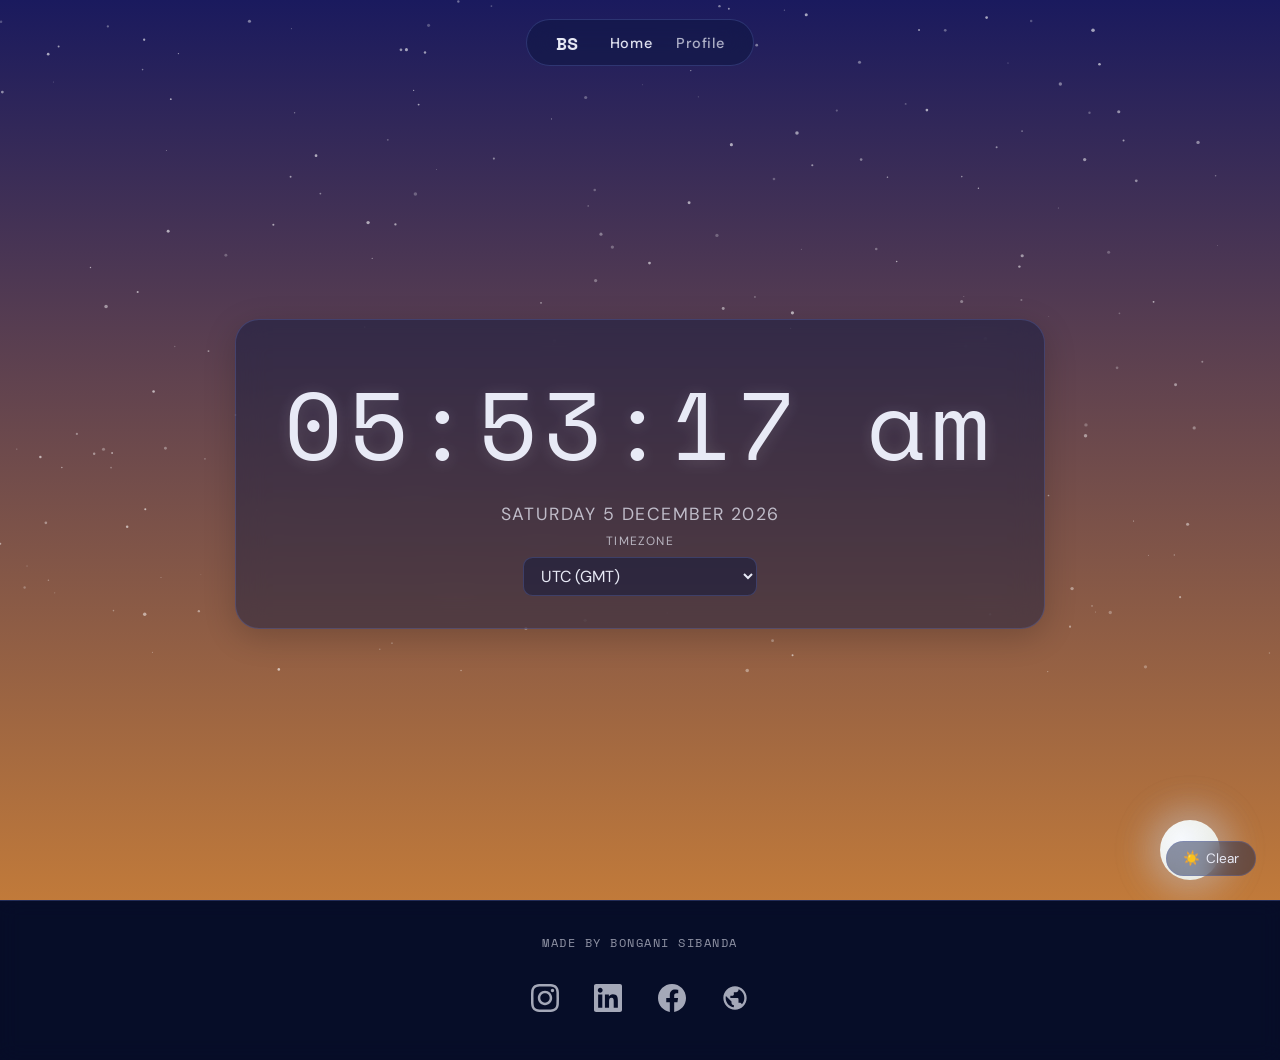
<file: index.html>
<!DOCTYPE html>
<html lang="en">
<head>
  <meta charset="UTF-8">
  <meta name="viewport" content="width=device-width, initial-scale=1.0">
  <title>Bongani Sibanda — Day & Night</title>
  <link rel="icon" href="assets/favicon.svg?v=2" type="image/svg+xml">
  <link rel="stylesheet" href="css/base.css?v=2">
  <link rel="stylesheet" href="css/sky.css?v=2">
  <link rel="stylesheet" href="css/weather.css?v=2">
  <link rel="stylesheet" href="css/animations.css?v=2">
  <link rel="stylesheet" href="css/nav.css?v=2">
  <link rel="stylesheet" href="css/clock.css?v=2">
  <link rel="stylesheet" href="css/footer.css?v=2">
</head>
<body>
  <div id="skyBackground">
    <div id="sunBody" class="celestial sun">
      <div class="celestial-glow sun-glow"></div>
      <div class="celestial-body sun-body"></div>
    </div>
    <div id="moonBody" class="celestial moon">
      <div class="celestial-glow moon-glow"></div>
      <div class="celestial-body moon-body"></div>
    </div>
    <canvas id="starCanvas"></canvas>
    <div id="cloudContainer"></div>
    <div id="rainContainer"></div>
    <div id="stormOverlay"></div>
    <div id="fogOverlay"></div>
  </div>

  <nav class="navbar">
    <div class="nav-brand">BS</div>
    <ul class="nav-links">
      <li><a href="index.html" class="nav-link active">Home</a></li>
      <li><a href="profile.html" class="nav-link">Profile</a></li>
    </ul>
  </nav>

  <div class="weather-badge" id="weatherBadge" aria-live="polite">
    <span id="weatherIcon">☀️</span>
    <span id="weatherLabel">Clear</span>
  </div>

  <main class="page-content">
    <div class="clock-widget" id="clockWidget">
      <div class="clock-time" id="clockTime">00:00:00 AM</div>
      <div class="clock-date" id="clockDate">—</div>
      <div class="timezone-selector">
        <label for="tzSelect" class="tz-label">Timezone</label>
        <select id="tzSelect" class="tz-select"></select>
      </div>
    </div>
  </main>

  <footer class="site-footer">
    <p class="footer-made-by">
      <span class="footer-made-by-text">Made by Bongani Sibanda</span>
    </p>
    <div class="footer-socials">
      <a href="https://www.instagram.com/__bongani___/" target="_blank" rel="noopener noreferrer" class="footer-social-link" title="Bongani on Instagram" aria-label="Instagram">
        <svg width="28" height="28" viewBox="0 0 24 24" fill="currentColor" aria-hidden="true"><path d="M12 2.163c3.204 0 3.584.012 4.85.07 3.252.148 4.771 1.691 4.919 4.919.058 1.265.069 1.645.069 4.849 0 3.205-.012 3.584-.069 4.849-.149 3.225-1.664 4.771-4.919 4.919-1.266.058-1.644.07-4.85.07-3.204 0-3.584-.012-4.849-.07-3.26-.149-4.771-1.699-4.919-4.92-.058-1.265-.07-1.644-.07-4.849 0-3.204.013-3.583.07-4.849.149-3.227 1.664-4.771 4.919-4.919 1.266-.057 1.645-.069 4.849-.069zm0-2.163c-3.259 0-3.667.014-4.947.072-4.358.2-6.78 2.618-6.98 6.98-.059 1.281-.073 1.689-.073 4.948 0 3.259.014 3.668.072 4.948.2 4.358 2.618 6.78 6.98 6.98 1.281.058 1.689.072 4.948.072 3.259 0 3.668-.014 4.948-.072 4.354-.2 6.782-2.618 6.979-6.98.059-1.28.073-1.689.073-4.948 0-3.259-.014-3.667-.072-4.947-.196-4.354-2.617-6.78-6.979-6.98-1.281-.059-1.69-.073-4.949-.073zm0 5.838c-3.403 0-6.162 2.759-6.162 6.162s2.759 6.163 6.162 6.163 6.162-2.759 6.162-6.163c0-3.403-2.759-6.162-6.162-6.162zm0 10.162c-2.209 0-4-1.79-4-4 0-2.209 1.791-4 4-4s4 1.791 4 4c0 2.21-1.791 4-4 4zm6.406-11.845c-.796 0-1.441.645-1.441 1.44s.645 1.44 1.441 1.44c.795 0 1.439-.645 1.439-1.44s-.644-1.44-1.439-1.44z"/></svg>
      </a>
      <a href="https://www.linkedin.com/in/bongani-sibanda-6aa991392" target="_blank" rel="noopener noreferrer" class="footer-social-link" title="Bongani on LinkedIn" aria-label="LinkedIn">
        <svg width="28" height="28" viewBox="0 0 24 24" fill="currentColor" aria-hidden="true"><path d="M20.447 20.452h-3.554v-5.569c0-1.328-.027-3.037-1.852-3.037-1.853 0-2.136 1.445-2.136 2.939v5.667H9.351V9h3.414v1.561h.046c.477-.9 1.637-1.85 3.37-1.85 3.601 0 4.267 2.37 4.267 5.455v6.286zM5.337 7.433c-1.144 0-2.063-.926-2.063-2.065 0-1.138.92-2.063 2.063-2.063 1.14 0 2.064.925 2.064 2.063 0 1.139-.925 2.065-2.064 2.065zm1.782 13.019H3.555V9h3.564v11.452zM22.225 0H1.771C.792 0 0 .774 0 1.729v20.542C0 23.227.792 24 1.771 24h20.451C23.2 24 24 23.227 24 22.271V1.729C24 .774 23.2 0 22.222 0h.003z"/></svg>
      </a>
      <a href="https://www.facebook.com/bongani.sibanda.82241" target="_blank" rel="noopener noreferrer" class="footer-social-link" title="Bongani on Facebook" aria-label="Facebook">
        <svg width="28" height="28" viewBox="0 0 24 24" fill="currentColor" aria-hidden="true"><path d="M24 12.073c0-6.627-5.373-12-12-12s-12 5.373-12 12c0 5.99 4.388 10.954 10.125 11.854v-8.385H7.078v-3.47h3.047V9.43c0-3.007 1.792-4.669 4.533-4.669 1.312 0 2.686.235 2.686.235v2.953H15.83c-1.491 0-1.956.925-1.956 1.874v2.25h3.328l-.532 3.47h-2.796v8.385C19.612 23.027 24 18.062 24 12.073z"/></svg>
      </a>
      <a href="https://famlogs.vercel.app/" target="_blank" rel="noopener noreferrer" class="footer-social-link" title="Bongani's Personal Site" aria-label="Personal website">
        <svg width="28" height="28" viewBox="0 0 24 24" fill="currentColor" aria-hidden="true"><path d="M12 2C6.477 2 2 6.477 2 12s4.477 10 10 10 10-4.477 10-10S17.523 2 12 2zm-1 17.93c-3.95-.49-7-3.85-7-7.93 0-.62.08-1.21.21-1.79L9 15v1c0 1.1.9 2 2 2v1.93zm6.9-2.54c-.26-.81-1-1.39-1.9-1.39h-1v-3c0-.55-.45-1-1-1H8v-2h2c.55 0 1-.45 1-1V7h2c1.1 0 2-.9 2-2v-.41c2.93 1.19 5 4.06 5 7.41 0 2.08-.8 3.97-2.1 5.39z"/></svg>
      </a>
    </div>
  </footer>

  <script type="module" src="js/main.js?v=2"></script>
  <script nomodule>
    document.body.style.cssText = 'display:flex;align-items:center;justify-content:center;min-height:100vh;font-family:sans-serif;padding:2rem;text-align:center;';
    document.body.innerHTML = '<div><h2>Browser Not Supported</h2><p>Please open this page in a modern browser such as Chrome, Safari, or Firefox.</p></div>';
  </script>
</body>
</html>
</file>
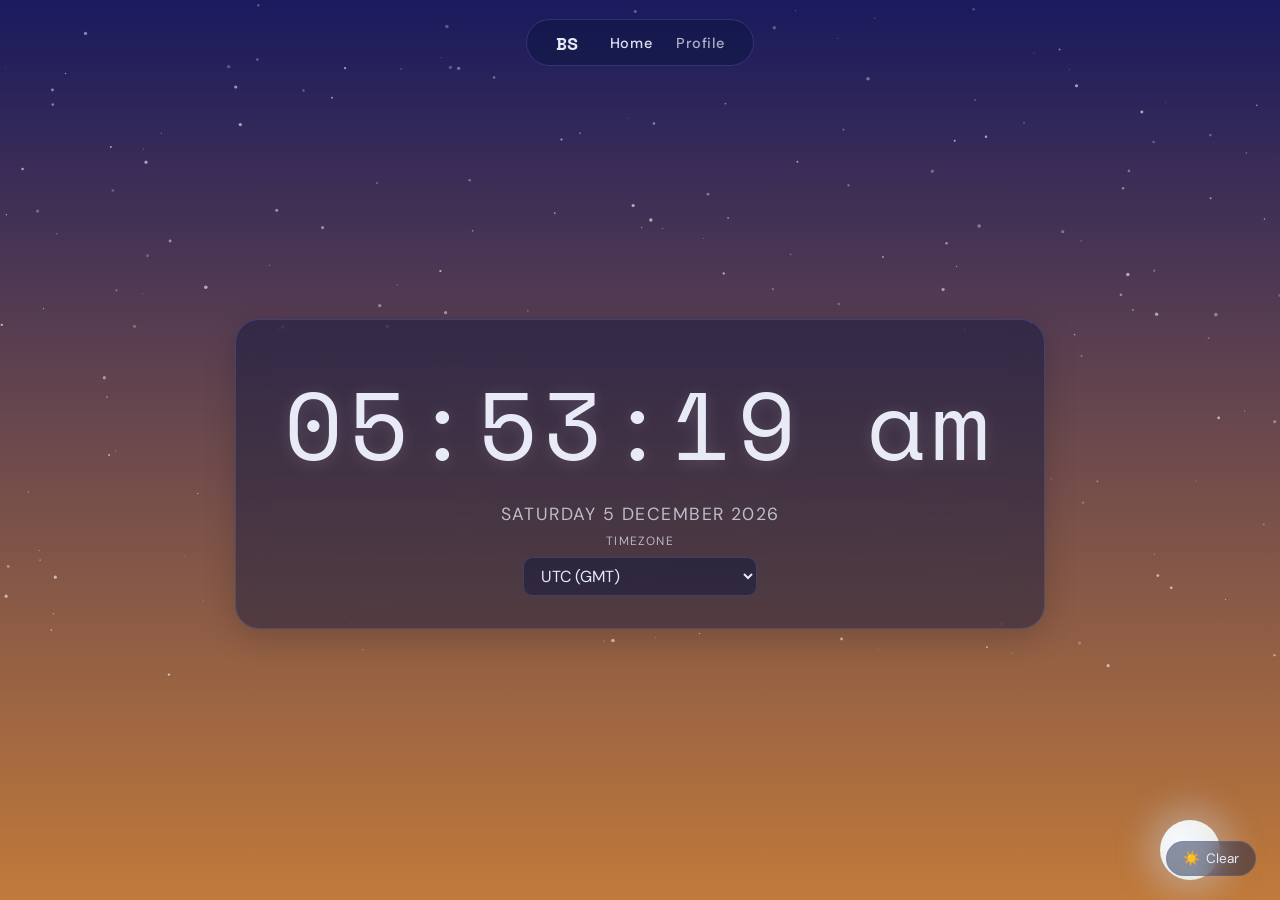
<file: devsoc-portfolio/index.html>
<!DOCTYPE html>
<html lang="en">
<head>
  <meta charset="UTF-8">
  <meta name="viewport" content="width=device-width, initial-scale=1.0">
  <title>Bongani Sibanda — Day & Night</title>
  <link rel="icon" href="assets/favicon.svg" type="image/svg+xml">
  <link rel="stylesheet" href="css/base.css">
  <link rel="stylesheet" href="css/sky.css">
  <link rel="stylesheet" href="css/weather.css">
  <link rel="stylesheet" href="css/animations.css">
  <link rel="stylesheet" href="css/nav.css">
  <link rel="stylesheet" href="css/clock.css">
</head>
<body>
  <div id="skyBackground">
    <div id="sunBody" class="celestial sun">
      <div class="celestial-glow sun-glow"></div>
      <div class="celestial-body sun-body"></div>
    </div>
    <div id="moonBody" class="celestial moon">
      <div class="celestial-glow moon-glow"></div>
      <div class="celestial-body moon-body"></div>
    </div>
    <canvas id="starCanvas"></canvas>
    <div id="cloudContainer"></div>
    <div id="rainContainer"></div>
    <div id="stormOverlay"></div>
    <div id="fogOverlay"></div>
  </div>

  <nav class="navbar">
    <div class="nav-brand">BS</div>
    <ul class="nav-links">
      <li><a href="index.html" class="nav-link active">Home</a></li>
      <li><a href="profile.html" class="nav-link">Profile</a></li>
    </ul>
  </nav>

  <div class="weather-badge" id="weatherBadge" aria-live="polite">
    <span id="weatherIcon">☀️</span>
    <span id="weatherLabel">Clear</span>
  </div>

  <main class="page-content">
    <div class="clock-widget" id="clockWidget">
      <div class="clock-time" id="clockTime">00:00:00 AM</div>
      <div class="clock-date" id="clockDate">—</div>
      <div class="timezone-selector">
        <label for="tzSelect" class="tz-label">Timezone</label>
        <select id="tzSelect" class="tz-select"></select>
      </div>
    </div>
  </main>

  <script type="module" src="js/main.js"></script>
</body>
</html>
</file>
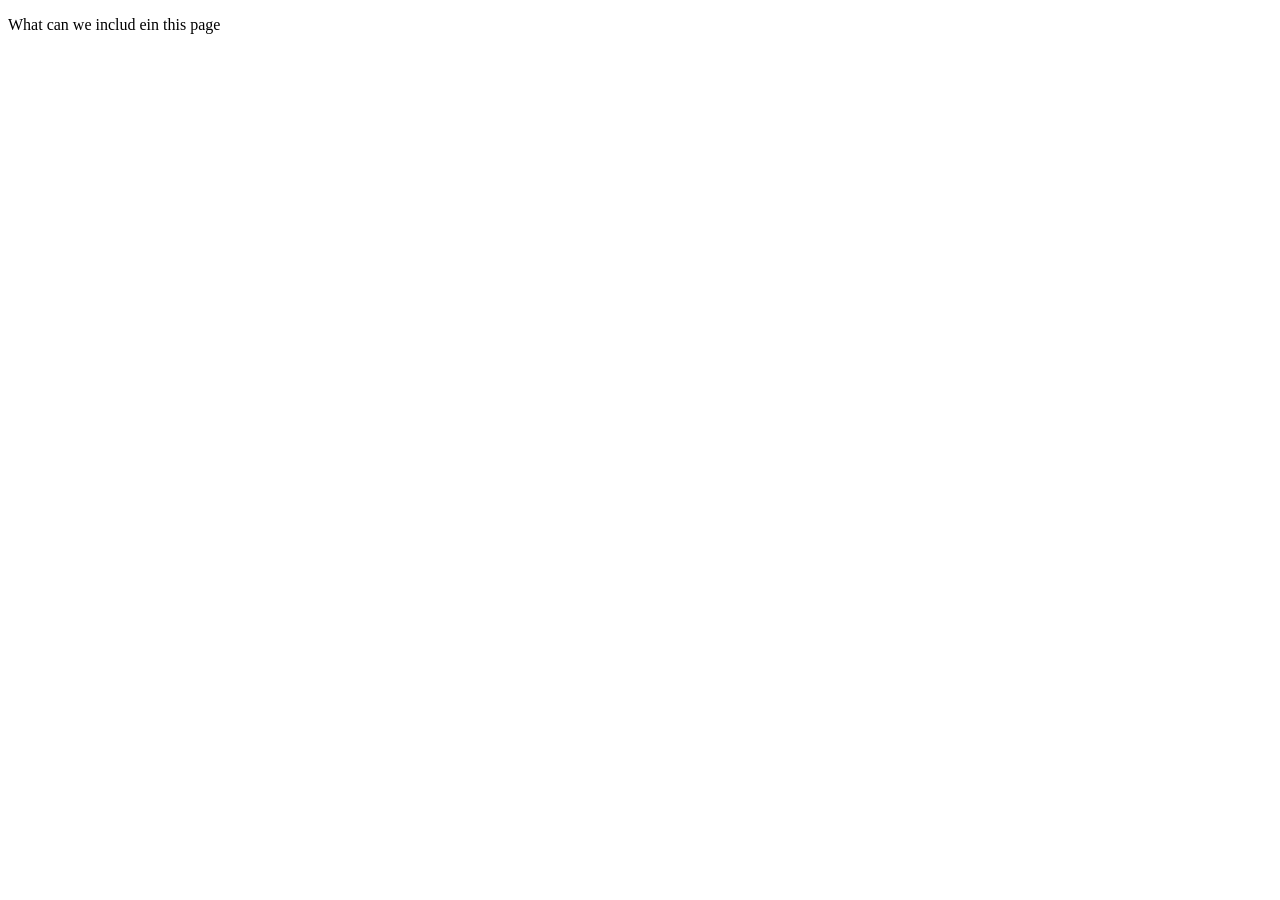
<file: fun.html>
<!DOCTYPE html>
<html lang="en">
<head>
    <meta charset="UTF-8">
    <meta name="viewport" content="width=device-width, initial-scale=1.0">
    <title>Bongani</title>
</head>
<body>
    <p> What can we includ ein this page</p>
</body>
</html>
</file>
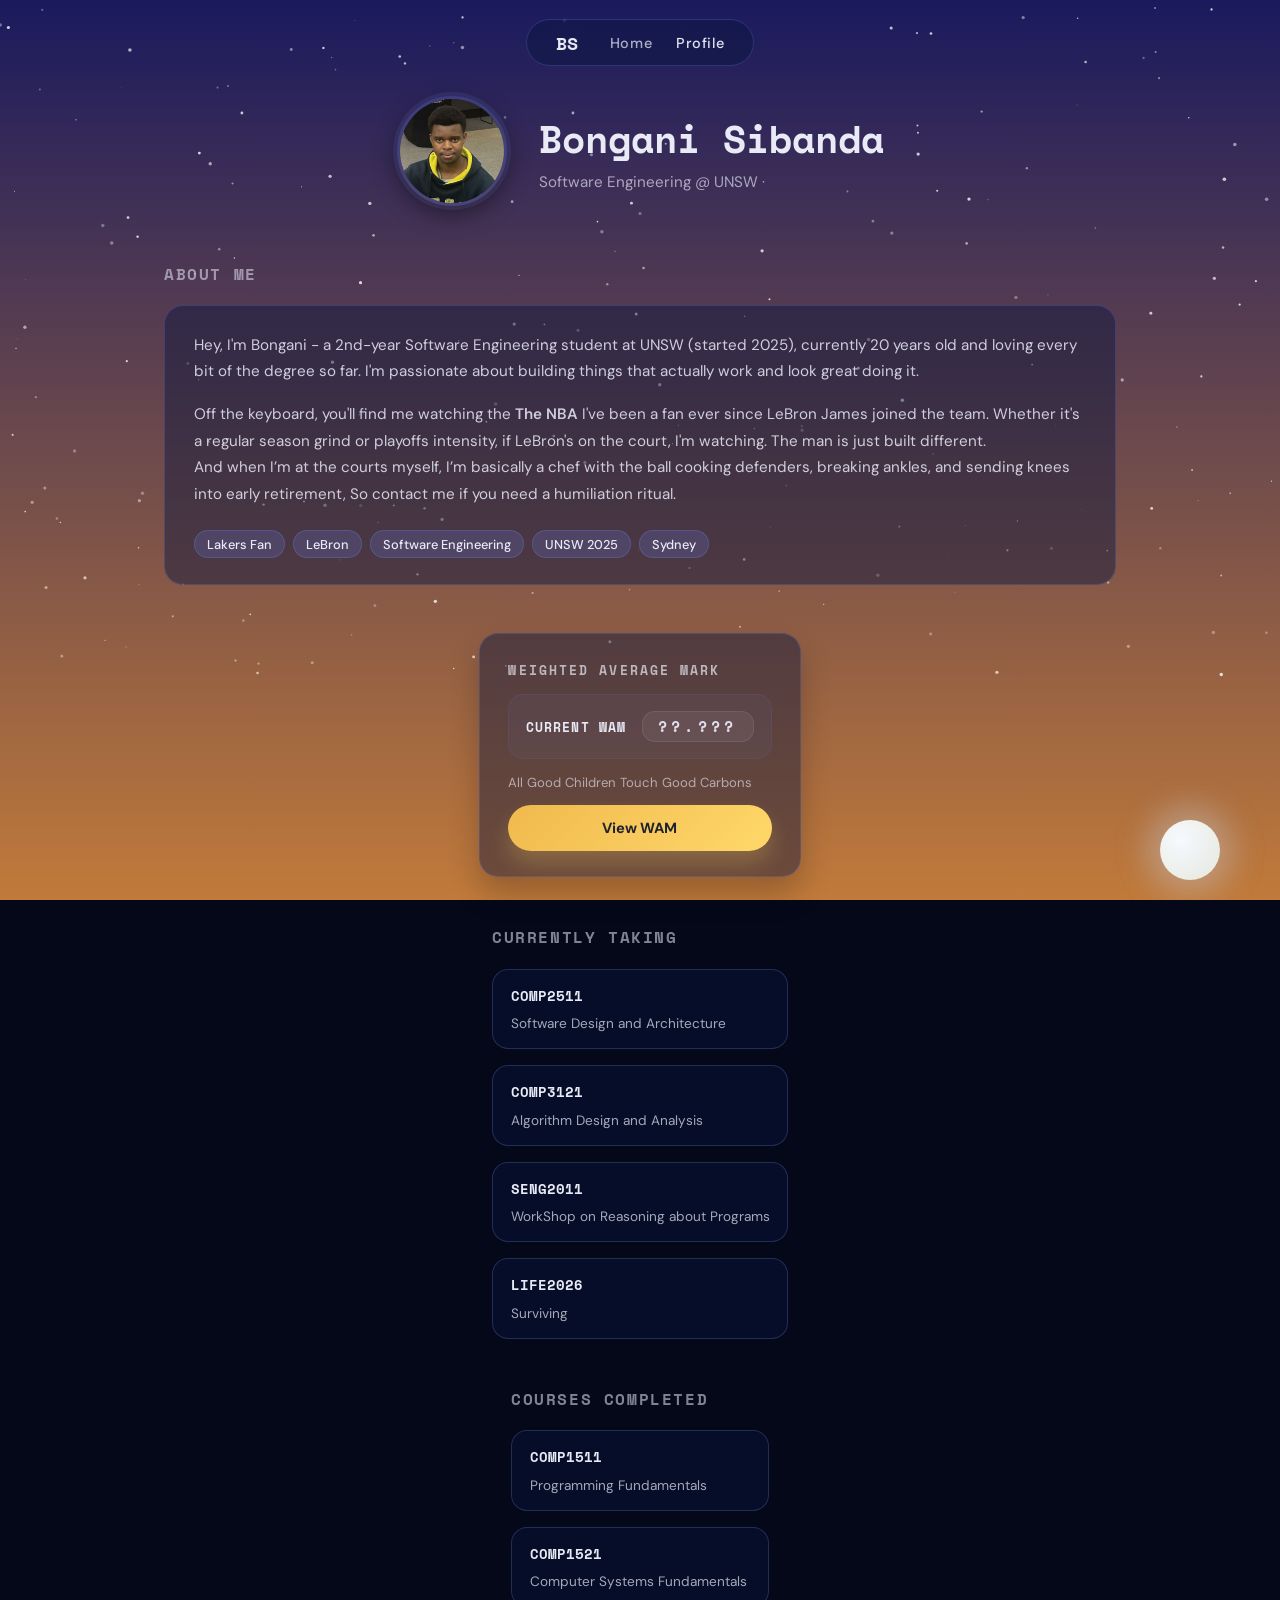
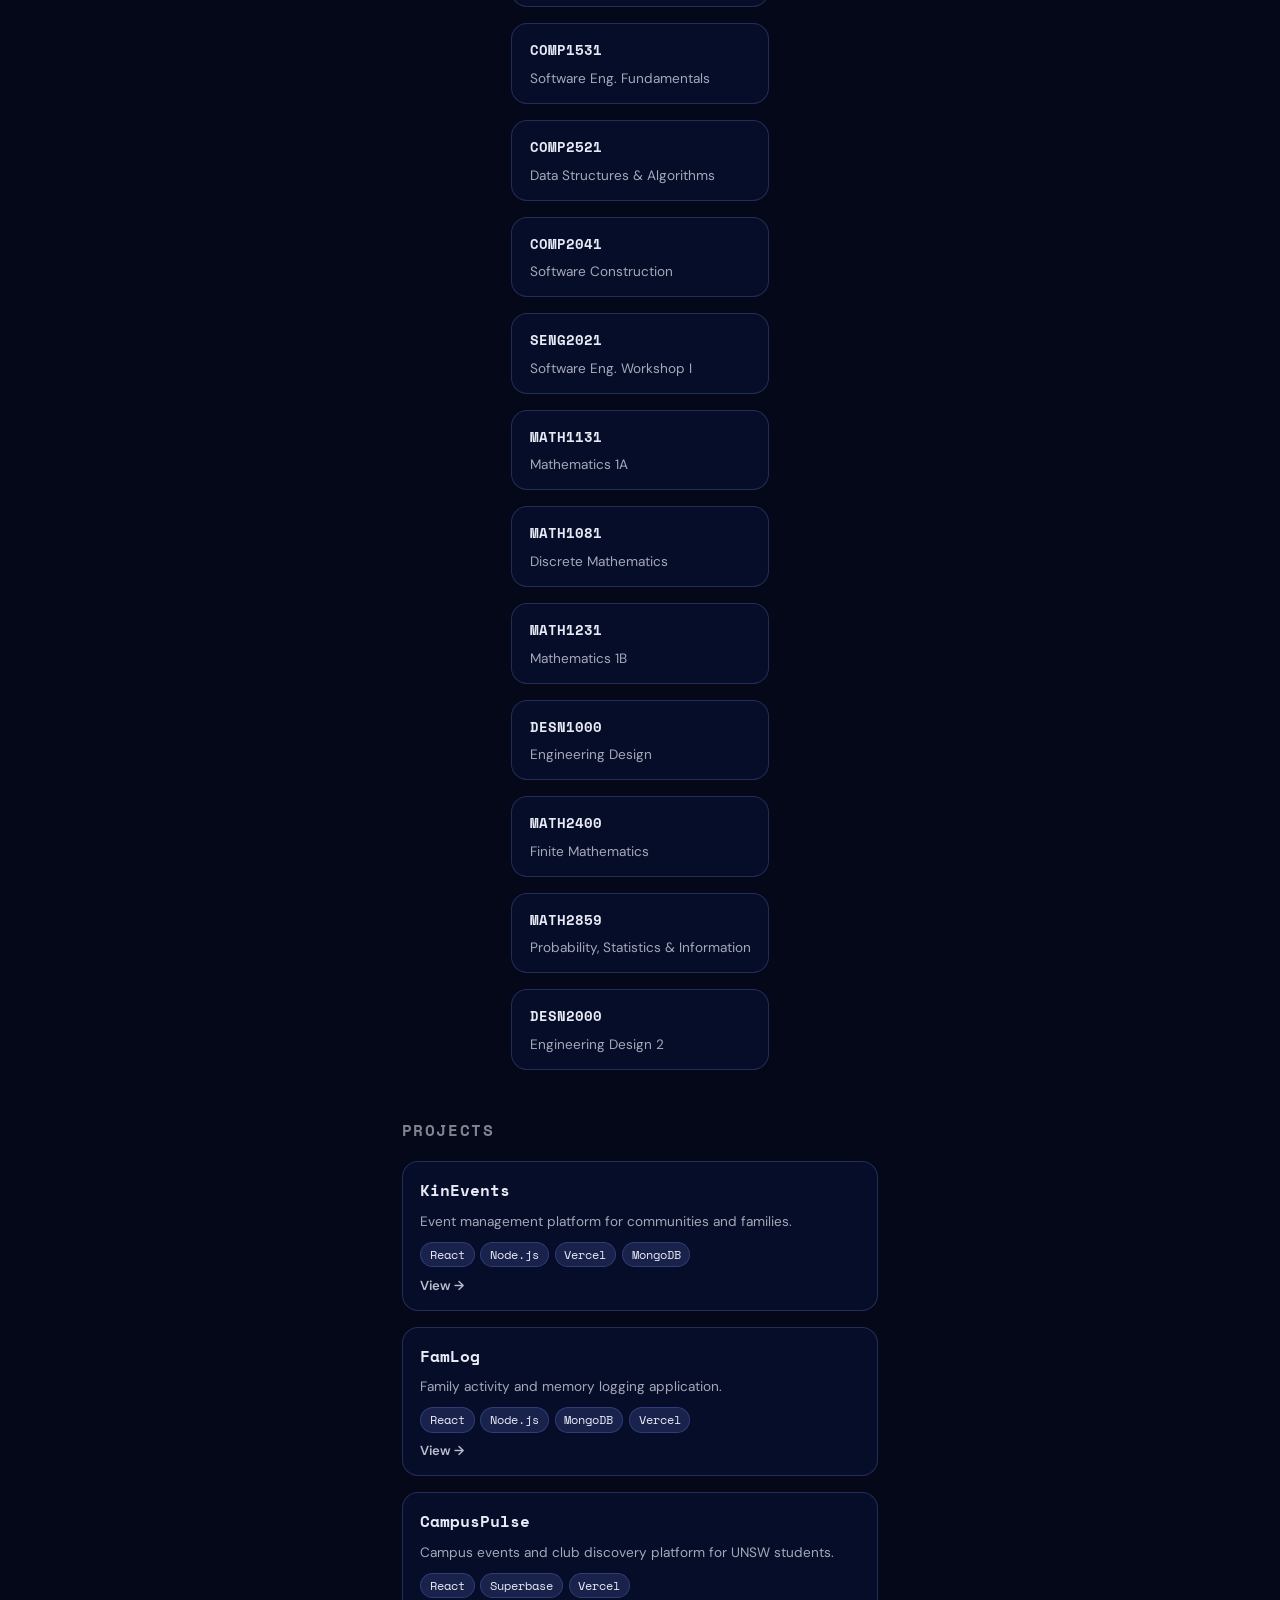
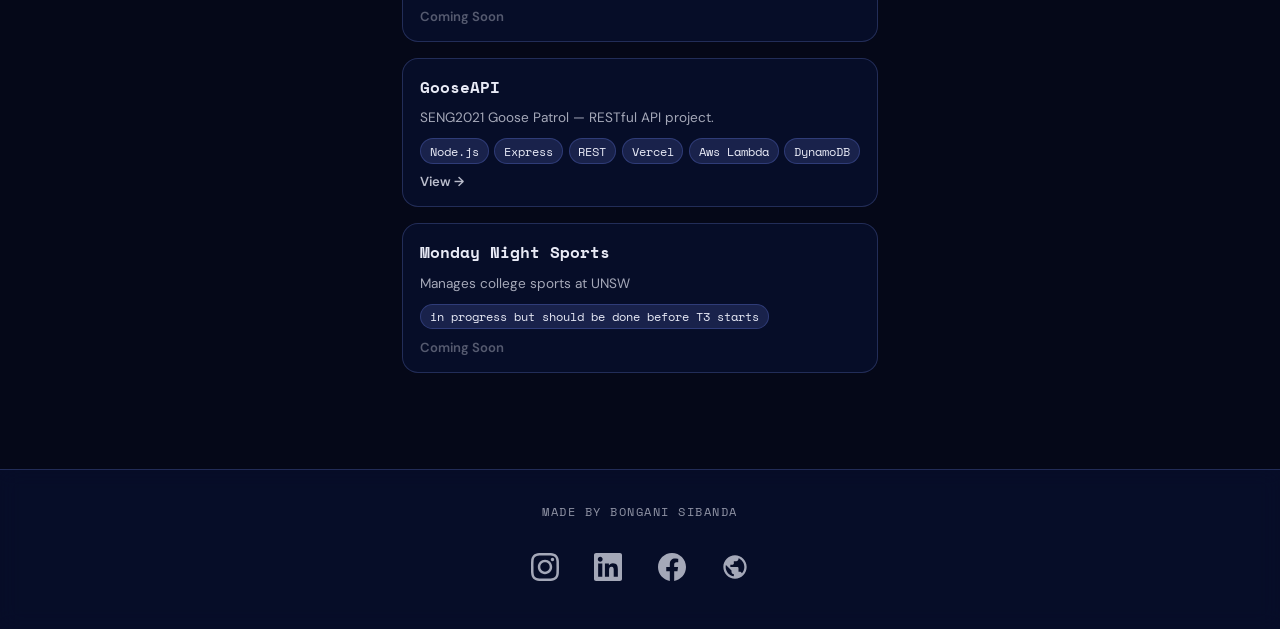
<file: profile.html>
<!DOCTYPE html>
<html lang="en">
<head>
  <meta charset="UTF-8">
  <meta name="viewport" content="width=device-width, initial-scale=1.0">
  <title>Bongani Sibanda — Profile</title>
  <link rel="icon" href="assets/favicon.svg?v=2" type="image/svg+xml">
  <link rel="stylesheet" href="css/base.css?v=2">
  <link rel="stylesheet" href="css/sky.css?v=2">
  <link rel="stylesheet" href="css/weather.css?v=2">
  <link rel="stylesheet" href="css/animations.css?v=2">
  <link rel="stylesheet" href="css/nav.css?v=2">
  <link rel="stylesheet" href="css/profile.css?v=2">
  <link rel="stylesheet" href="css/footer.css?v=2">
</head>
<body>
  <div id="skyBackground">
    <div id="sunBody" class="celestial sun">
      <div class="celestial-glow sun-glow"></div>
      <div class="celestial-body sun-body"></div>
    </div>
    <div id="moonBody" class="celestial moon">
      <div class="celestial-glow moon-glow"></div>
      <div class="celestial-body moon-body"></div>
    </div>
    <canvas id="starCanvas"></canvas>
    <div id="cloudContainer"></div>
    <div id="rainContainer"></div>
    <div id="stormOverlay"></div>
    <div id="fogOverlay"></div>
  </div>

  <nav class="navbar">
    <div class="nav-brand">BS</div>
    <ul class="nav-links">
      <li><a href="index.html" class="nav-link">Home</a></li>
      <li><a href="profile.html" class="nav-link active">Profile</a></li>
    </ul>
  </nav>

  <main class="page-content profile-page">
    <section class="profile-hero">
      <div class="profile-avatar-wrap">
        <img
          src="assets/profile.png"
          alt="Bongani Sibanda"
          class="profile-avatar-img"
        />
      </div>
      <div class="profile-intro">
        <h1 class="profile-name">Bongani Sibanda</h1>
        <p class="profile-tagline">
          Software Engineering @ UNSW ·
          
        </p>
      </div>
    </section>

    <section class="profile-section" id="aboutSection">
      <h2 class="section-title">About Me</h2>
      <div class="about-card">
        <p class="about-text" id="aboutBio"></p>
        <p class="about-text" id="aboutHobbies">
          Off the keyboard, you'll find me watching the <strong>The NBA</strong>
          I've been a fan ever since LeBron James joined the team. Whether it's a regular
          season grind or playoffs intensity, if LeBron's on the court, I'm watching.
          The man is just built different. 
          <br>
          And when I’m at the courts myself, I’m basically a chef with the ball
          cooking defenders, breaking ankles, and sending knees into early retirement, So 
          contact me if you need a humiliation ritual.
        </p>
        <div class="about-tags">
          <span class="about-tag">Lakers Fan</span>
          <span class="about-tag">LeBron</span>
          <span class="about-tag">Software Engineering</span>
          <span class="about-tag">UNSW 2025</span>
          <span class="about-tag">Sydney</span>
        </div>
      </div>
    </section>

    <section class="profile-section" id="wamSection">
      <div class="wam-card">
        <div class="wam-card-kicker">Weighted Average Mark</div>
        <div class="wam-record-row">
          <span class="wam-record-label">Current WAM</span>
          <span class="wam-redaction-frame" aria-label="Redacted academic result">
            <span class="wam-redaction-bar">??.???</span>
          </span>
        </div>
        <p class="wam-card-subtext">All Good Children Touch Good Carbons</p>
        <button type="button" class="wam-button wam-button--primary wam-button--full" id="wamOpenButton">
          View WAM
        </button>
      </div>
    </section>

    <section class="profile-section" id="currentCoursesSection">
      <h2 class="section-title">Currently Taking</h2>
      <div class="course-grid" id="currentCourseGrid"></div>
    </section>

    <section class="profile-section" id="coursesSection">
      <h2 class="section-title">Courses Completed</h2>
      <div class="course-grid" id="courseGrid"></div>
    </section>

    <section class="profile-section" id="projectsSection">
      <h2 class="section-title">Projects</h2>
      <div class="project-grid" id="projectGrid"></div>
    </section>
  </main>

  <footer class="site-footer">
    <p class="footer-made-by">
      <span class="footer-made-by-text">Made by Bongani Sibanda</span>
    </p>
    <div class="footer-socials">
      <a href="https://www.instagram.com/__bongani___/" target="_blank" rel="noopener noreferrer" class="footer-social-link" title="Bongani on Instagram" aria-label="Instagram">
        <svg width="28" height="28" viewBox="0 0 24 24" fill="currentColor" aria-hidden="true"><path d="M12 2.163c3.204 0 3.584.012 4.85.07 3.252.148 4.771 1.691 4.919 4.919.058 1.265.069 1.645.069 4.849 0 3.205-.012 3.584-.069 4.849-.149 3.225-1.664 4.771-4.919 4.919-1.266.058-1.644.07-4.85.07-3.204 0-3.584-.012-4.849-.07-3.26-.149-4.771-1.699-4.919-4.92-.058-1.265-.07-1.644-.07-4.849 0-3.204.013-3.583.07-4.849.149-3.227 1.664-4.771 4.919-4.919 1.266-.057 1.645-.069 4.849-.069zm0-2.163c-3.259 0-3.667.014-4.947.072-4.358.2-6.78 2.618-6.98 6.98-.059 1.281-.073 1.689-.073 4.948 0 3.259.014 3.668.072 4.948.2 4.358 2.618 6.78 6.98 6.98 1.281.058 1.689.072 4.948.072 3.259 0 3.668-.014 4.948-.072 4.354-.2 6.782-2.618 6.979-6.98.059-1.28.073-1.689.073-4.948 0-3.259-.014-3.667-.072-4.947-.196-4.354-2.617-6.78-6.979-6.98-1.281-.059-1.69-.073-4.949-.073zm0 5.838c-3.403 0-6.162 2.759-6.162 6.162s2.759 6.163 6.162 6.163 6.162-2.759 6.162-6.163c0-3.403-2.759-6.162-6.162-6.162zm0 10.162c-2.209 0-4-1.79-4-4 0-2.209 1.791-4 4-4s4 1.791 4 4c0 2.21-1.791 4-4 4zm6.406-11.845c-.796 0-1.441.645-1.441 1.44s.645 1.44 1.441 1.44c.795 0 1.439-.645 1.439-1.44s-.644-1.44-1.439-1.44z"/></svg>
      </a>
      <a href="https://www.linkedin.com/in/bongani-sibanda-6aa991392" target="_blank" rel="noopener noreferrer" class="footer-social-link" title="Bongani on LinkedIn" aria-label="LinkedIn">
        <svg width="28" height="28" viewBox="0 0 24 24" fill="currentColor" aria-hidden="true"><path d="M20.447 20.452h-3.554v-5.569c0-1.328-.027-3.037-1.852-3.037-1.853 0-2.136 1.445-2.136 2.939v5.667H9.351V9h3.414v1.561h.046c.477-.9 1.637-1.85 3.37-1.85 3.601 0 4.267 2.37 4.267 5.455v6.286zM5.337 7.433c-1.144 0-2.063-.926-2.063-2.065 0-1.138.92-2.063 2.063-2.063 1.14 0 2.064.925 2.064 2.063 0 1.139-.925 2.065-2.064 2.065zm1.782 13.019H3.555V9h3.564v11.452zM22.225 0H1.771C.792 0 0 .774 0 1.729v20.542C0 23.227.792 24 1.771 24h20.451C23.2 24 24 23.227 24 22.271V1.729C24 .774 23.2 0 22.222 0h.003z"/></svg>
      </a>
      <a href="https://www.facebook.com/bongani.sibanda.82241" target="_blank" rel="noopener noreferrer" class="footer-social-link" title="Bongani on Facebook" aria-label="Facebook">
        <svg width="28" height="28" viewBox="0 0 24 24" fill="currentColor" aria-hidden="true"><path d="M24 12.073c0-6.627-5.373-12-12-12s-12 5.373-12 12c0 5.99 4.388 10.954 10.125 11.854v-8.385H7.078v-3.47h3.047V9.43c0-3.007 1.792-4.669 4.533-4.669 1.312 0 2.686.235 2.686.235v2.953H15.83c-1.491 0-1.956.925-1.956 1.874v2.25h3.328l-.532 3.47h-2.796v8.385C19.612 23.027 24 18.062 24 12.073z"/></svg>
      </a>
      <a href="https://famlogs.vercel.app/" target="_blank" rel="noopener noreferrer" class="footer-social-link" title="Bongani's Personal Site" aria-label="Personal website">
        <svg width="28" height="28" viewBox="0 0 24 24" fill="currentColor" aria-hidden="true"><path d="M12 2C6.477 2 2 6.477 2 12s4.477 10 10 10 10-4.477 10-10S17.523 2 12 2zm-1 17.93c-3.95-.49-7-3.85-7-7.93 0-.62.08-1.21.21-1.79L9 15v1c0 1.1.9 2 2 2v1.93zm6.9-2.54c-.26-.81-1-1.39-1.9-1.39h-1v-3c0-.55-.45-1-1-1H8v-2h2c.55 0 1-.45 1-1V7h2c1.1 0 2-.9 2-2v-.41c2.93 1.19 5 4.06 5 7.41 0 2.08-.8 3.97-2.1 5.39z"/></svg>
      </a>
    </div>
  </footer>

  <div class="wam-modal" id="wamModal" aria-hidden="true">
    <div class="wam-modal-backdrop" data-wam-close></div>
    <div
      class="wam-modal-panel"
      role="dialog"
      aria-modal="true"
      aria-labelledby="wamModalHeading"
      aria-describedby="wamModalLive"
    >
      <button type="button" class="wam-modal-close" aria-label="Close modal" data-wam-close>✕</button>
      <h2 class="wam-modal-heading" id="wamModalHeading">Access Request</h2>

      <div class="wam-modal-content">
        <section class="wam-state wam-state--idle" data-wam-state="idle">
          <div class="wam-stamp">CLASSIFIED</div>
          <h3 class="wam-modal-title">Sensitive Academic Record</h3>
          <p class="wam-modal-copy">
            Access to this record requires authorised personnel only. As an external viewer,
            you must complete the vetting process before this information can be declassified.
          </p>
          <ul class="wam-requirement-list">
            <li class="wam-requirement-item wam-requirement-item--approved">Identity verified</li>
            <li class="wam-requirement-item wam-requirement-item--approved">Background check cleared</li>
            <li class="wam-requirement-item wam-requirement-item--pending">Training program admission — PENDING</li>
          </ul>
        </section>

        <section class="wam-state wam-state--verifying" data-wam-state="verifying" aria-label="Verification in progress">
          <h3 class="wam-modal-title">Verification in Progress</h3>
          <ul class="wam-step-list" id="wamStepList"></ul>
        </section>

        <section class="wam-state wam-state--reveal" data-wam-state="reveal">
          <div class="wam-reveal-avatar">
            <img src="assets/profile.png" alt="Bongani Sibanda" class="wam-reveal-avatar-img">
          </div>
          <h3 class="wam-modal-title">Application Accepted</h3>
          <div class="wam-reveal-subhead">WAM Status:</div>
          <p class="wam-reveal-message" id="wamRevealMessage"></p>
          <p class="wam-reveal-note">Thank you for your interest in my academic record. Your request has been logged.</p>
        </section>
      </div>

      <div class="wam-modal-footer">
        <button type="button" class="wam-button wam-button--primary wam-button--cta" id="wamPrimaryAction">
          Accept Me Into the Training Program
        </button>
      </div>

      <p class="wam-disclaimer">* By clicking, you confirm Bongani is extremely talented and definitely deserves a spot.</p>
      <p class="wam-sr-only" id="wamModalLive" aria-live="polite" aria-atomic="true"></p>
    </div>
  </div>

  <script type="module" src="js/profile-main.js?v=2"></script>
  <script nomodule>
    document.body.style.cssText = 'display:flex;align-items:center;justify-content:center;min-height:100vh;font-family:sans-serif;padding:2rem;text-align:center;';
    document.body.innerHTML = '<div><h2>Browser Not Supported</h2><p>Please open this page in a modern browser such as Chrome, Safari, or Firefox.</p></div>';
  </script>
</body>
</html>
</file>
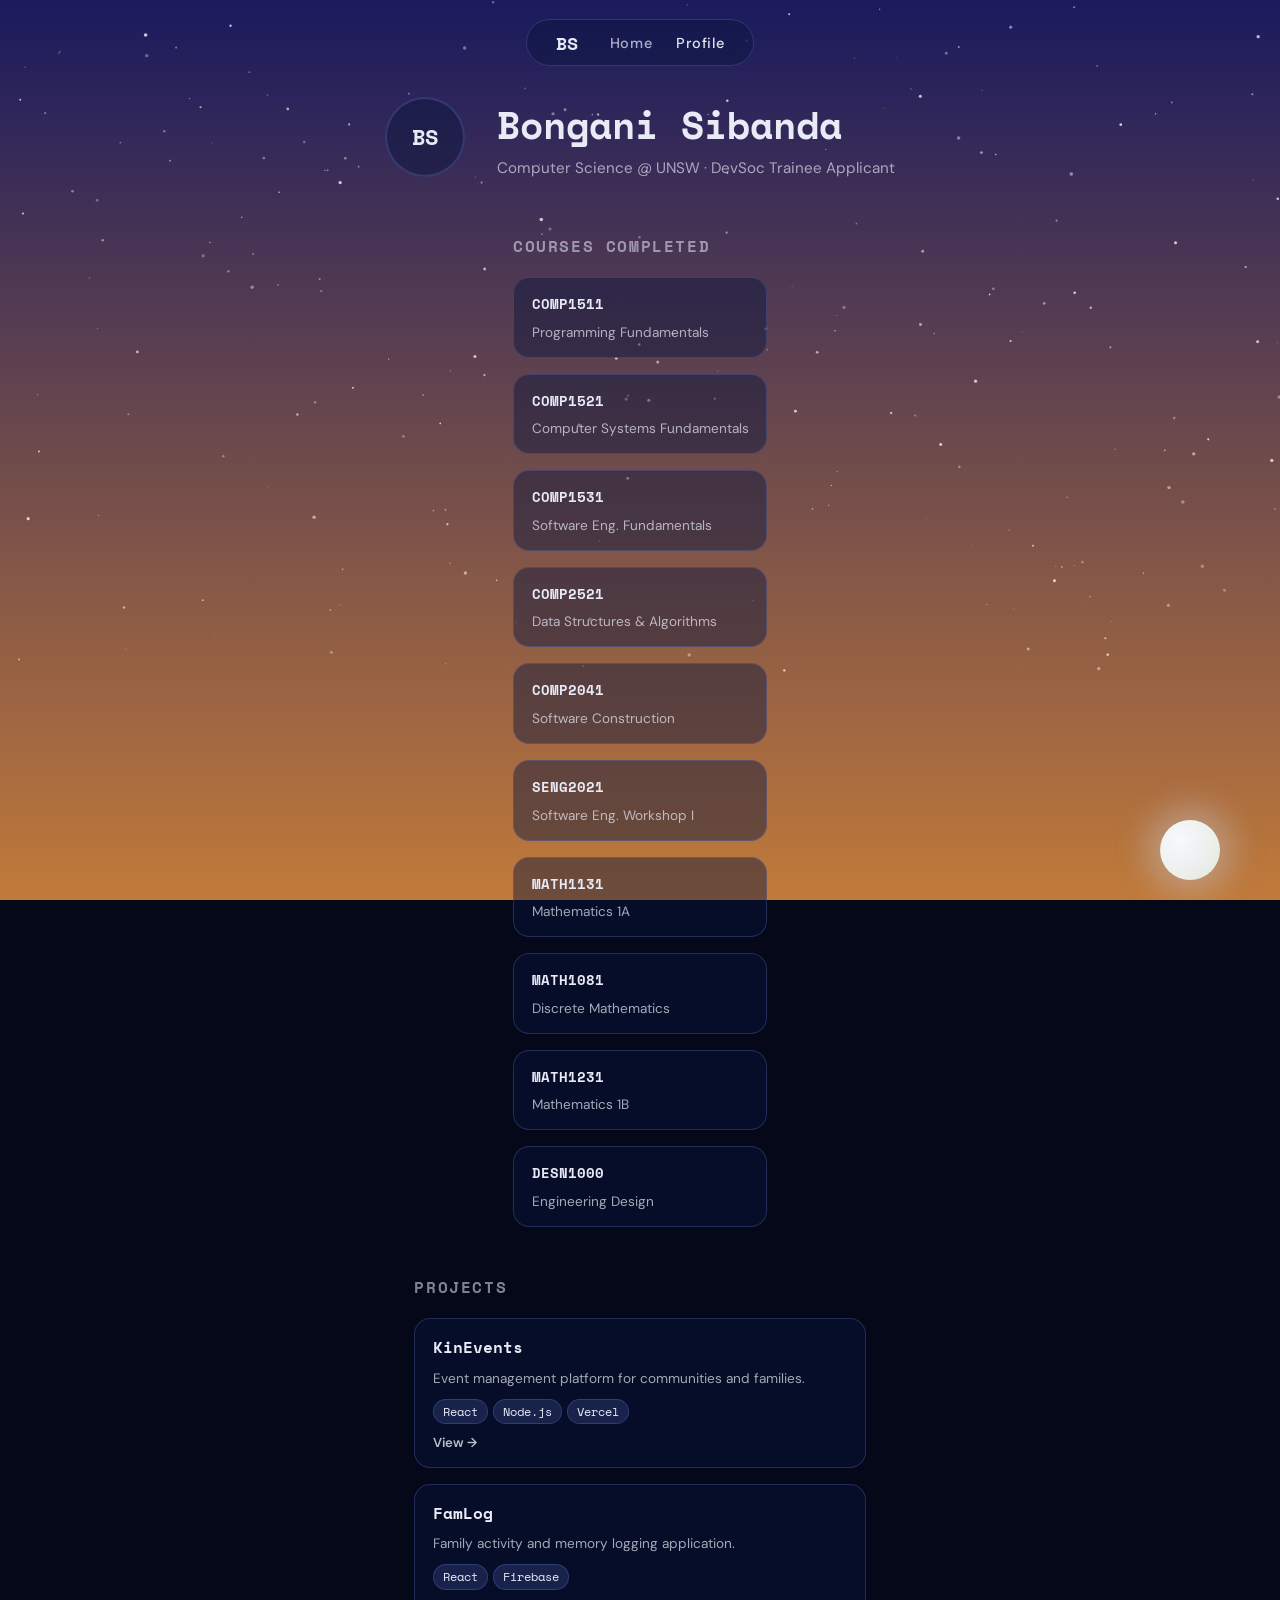
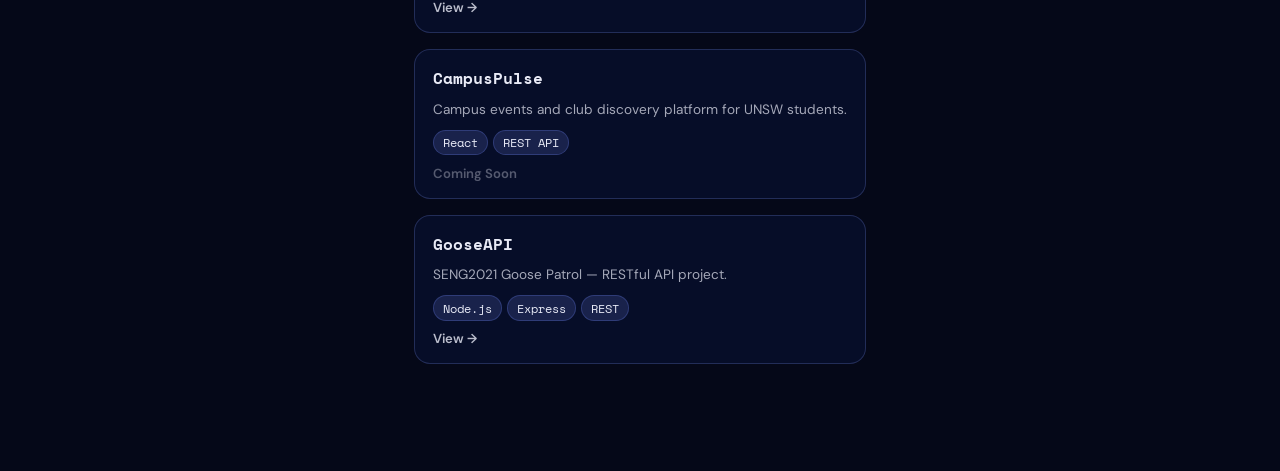
<file: devsoc-portfolio/profile.html>
<!DOCTYPE html>
<html lang="en">
<head>
  <meta charset="UTF-8">
  <meta name="viewport" content="width=device-width, initial-scale=1.0">
  <title>Bongani Sibanda — Profile</title>
  <link rel="icon" href="assets/favicon.svg" type="image/svg+xml">
  <link rel="stylesheet" href="css/base.css">
  <link rel="stylesheet" href="css/sky.css">
  <link rel="stylesheet" href="css/weather.css">
  <link rel="stylesheet" href="css/animations.css">
  <link rel="stylesheet" href="css/nav.css">
  <link rel="stylesheet" href="css/profile.css">
</head>
<body>
  <div id="skyBackground">
    <div id="sunBody" class="celestial sun">
      <div class="celestial-glow sun-glow"></div>
      <div class="celestial-body sun-body"></div>
    </div>
    <div id="moonBody" class="celestial moon">
      <div class="celestial-glow moon-glow"></div>
      <div class="celestial-body moon-body"></div>
    </div>
    <canvas id="starCanvas"></canvas>
    <div id="cloudContainer"></div>
    <div id="rainContainer"></div>
    <div id="stormOverlay"></div>
    <div id="fogOverlay"></div>
  </div>

  <nav class="navbar">
    <div class="nav-brand">BS</div>
    <ul class="nav-links">
      <li><a href="index.html" class="nav-link">Home</a></li>
      <li><a href="profile.html" class="nav-link active">Profile</a></li>
    </ul>
  </nav>

  <main class="page-content profile-page">
    <section class="profile-hero">
      <div class="profile-avatar">BS</div>
      <div class="profile-intro">
        <h1 class="profile-name">Bongani Sibanda</h1>
        <p class="profile-tagline">Computer Science @ UNSW · DevSoc Trainee Applicant</p>
      </div>
    </section>

    <section class="profile-section" id="coursesSection">
      <h2 class="section-title">Courses Completed</h2>
      <div class="course-grid" id="courseGrid"></div>
    </section>

    <section class="profile-section" id="projectsSection">
      <h2 class="section-title">Projects</h2>
      <div class="project-grid" id="projectGrid"></div>
    </section>
  </main>

  <script type="module" src="js/profile-main.js"></script>
</body>
</html>
</file>
<file: css/base.css>
@import url('https://fonts.googleapis.com/css2?family=Space+Mono:wght@400;700&family=DM+Sans:wght@300;400;500;600&display=swap');

:root {
  --sky-midnight-top: #020510;
  --sky-midnight-bot: #0a0e2a;
  --sky-predawn-top: #0d1b3e;
  --sky-predawn-bot: #1a1040;
  --sky-dawn-top: #1a1a5e;
  --sky-dawn-bot: #c17a3a;
  --sky-sunrise-top: #f4a44b;
  --sky-sunrise-bot: #f7e07a;
  --sky-morning-top: #4ab0e8;
  --sky-morning-bot: #b8e0f7;
  --sky-noon-top: #1c90d8;
  --sky-noon-bot: #a8d8f0;
  --sky-afternoon-top: #2196d8;
  --sky-afternoon-bot: #87ceeb;
  --sky-golden-top: #f0a040;
  --sky-golden-bot: #f7d07a;
  --sky-sunset-top: #e8502a;
  --sky-sunset-bot: #f0a060;
  --sky-dusk-top: #3a1060;
  --sky-dusk-bot: #c04080;
  --sky-twilight-top: #1a0830;
  --sky-twilight-bot: #4a1060;
  --sky-night-top: #050818;
  --sky-night-bot: #0f1530;
  --sun-color: #ffe066;
  --sun-glow: rgba(255, 200, 60, 0.4);
  --moon-color: #e8e8d8;
  --moon-glow: rgba(200, 210, 230, 0.25);
  --text-day: #0a1a2a;
  --text-night: #e8eaf6;
  --text-glow: rgba(255, 255, 255, 0.15);
  --glass-day: rgba(255, 255, 255, 0.18);
  --glass-night: rgba(10, 20, 60, 0.45);
  --border-day: rgba(255, 255, 255, 0.4);
  --border-night: rgba(100, 120, 200, 0.3);
  --rain-color: rgba(140, 170, 210, 0.6);
  --fog-color: rgba(200, 210, 220, 0.35);
  --storm-overlay: rgba(20, 20, 40, 0.45);
  --page-bg: #050818;
}

* {
  margin: 0;
  padding: 0;
  box-sizing: border-box;
}

html,
body {
  width: 100%;
  min-height: 100vh;
  font-family: 'DM Sans', sans-serif;
  overflow-x: hidden;
}

body {
  background: var(--page-bg);
  color: var(--text-day);
}

button,
select,
input {
  font: inherit;
}

a {
  color: inherit;
}

img,
svg,
canvas {
  display: block;
  max-width: 100%;
}

body[data-night='true'] {
  color: var(--text-night);
}
</file>
<file: css/sky.css>
#skyBackground {
  position: fixed;
  inset: 0;
  z-index: 0;
  overflow: hidden;
  transition: background 8s ease;
  will-change: background;
}

#starCanvas,
#cloudContainer,
#rainContainer,
#stormOverlay,
#fogOverlay {
  position: absolute;
  inset: 0;
  pointer-events: none;
}

#starCanvas {
  z-index: 0;
}

#cloudContainer {
  z-index: 1;
}

#sunBody,
#moonBody {
  z-index: 2;
}

#rainContainer {
  z-index: 4;
}

#stormOverlay {
  z-index: 5;
}

#fogOverlay {
  z-index: 6;
}

.page-content {
  position: relative;
  z-index: 1;
  min-height: 100vh;
  display: flex;
  flex-direction: column;
  align-items: center;
  justify-content: center;
  padding: 6rem 1.5rem 3rem;
}

.celestial {
  position: absolute;
  bottom: 0;
  transition: opacity 2s ease, bottom 1s ease, left 1s linear;
  pointer-events: none;
}

.celestial-body {
  width: 60px;
  height: 60px;
  border-radius: 50%;
}

.celestial-glow {
  position: absolute;
  border-radius: 50%;
  pointer-events: none;
  filter: blur(18px);
}

.sun-body {
  background: radial-gradient(circle at 40% 40%, #fff8d0, var(--sun-color));
  box-shadow: 0 0 40px 20px var(--sun-glow), 0 0 80px 40px rgba(255, 200, 60, 0.15);
}

.moon-body {
  background: radial-gradient(circle at 35% 35%, #ffffff, var(--moon-color));
  box-shadow: 0 0 30px 15px var(--moon-glow);
}

.sun-glow {
  inset: -30px;
  background: radial-gradient(circle, rgba(255, 220, 80, 0.4), transparent 70%);
}

.moon-glow {
  inset: -20px;
  background: radial-gradient(circle, rgba(200, 220, 255, 0.3), transparent 70%);
}

body[data-night='true'] {
  color: var(--text-night);
}
</file>
<file: css/weather.css>
#cloudContainer,
#rainContainer {
  overflow: hidden;
}

.cloud {
  position: absolute;
  left: -350px;
  border-radius: 50%;
  background: radial-gradient(ellipse at 50% 60%, #e8eaf0 0%, rgba(240, 243, 248, 0.6) 100%);
  box-shadow: 0 8px 20px rgba(0, 0, 0, 0.06);
}

.cloud::before,
.cloud::after {
  content: '';
  position: absolute;
  background: inherit;
  border-radius: 50%;
}

.cloud::before {
  width: 55%;
  height: 110%;
  top: -40%;
  left: 15%;
}

.cloud::after {
  width: 38%;
  height: 90%;
  top: -25%;
  right: 18%;
}

.raindrop {
  position: absolute;
  top: -20px;
  width: 1.5px;
  background: linear-gradient(to bottom, transparent, var(--rain-color));
  border-radius: 2px;
  animation: fall linear infinite;
}

.storm-drop {
  width: 2px;
  opacity: 0.9;
  transform: rotate(-15deg);
}

#stormOverlay {
  background: var(--storm-overlay);
  opacity: 0;
  transition: opacity 3s ease;
}

#fogOverlay {
  background: var(--fog-color);
  backdrop-filter: blur(4px);
  opacity: 0;
  transition: opacity 4s ease;
}
</file>
<file: css/animations.css>
@keyframes cloudDrift {
  from {
    transform: translateX(0);
  }
  to {
    transform: translateX(calc(100vw + 400px));
  }
}

@keyframes fall {
  from {
    top: -20px;
    opacity: 1;
  }
  to {
    top: 105vh;
    opacity: 0.4;
  }
}

@keyframes fadeIn {
  from {
    opacity: 0;
    transform: translateY(12px);
  }
  to {
    opacity: 1;
    transform: translateY(0);
  }
}

@keyframes sunPulse {
  0%,
  100% {
    box-shadow: 0 0 40px 20px var(--sun-glow), 0 0 80px 40px rgba(255, 200, 60, 0.12);
  }
  50% {
    box-shadow: 0 0 60px 30px var(--sun-glow), 0 0 100px 60px rgba(255, 200, 60, 0.18);
  }
}

@keyframes twinkle {
  0%,
  100% {
    opacity: 0.8;
  }
  50% {
    opacity: 0.3;
  }
}

@keyframes digitFlip {
  0% {
    transform: scaleY(1);
  }
  50% {
    transform: scaleY(0.85);
  }
  100% {
    transform: scaleY(1);
  }
}

@keyframes cardLift {
  from {
    transform: translateY(0);
    box-shadow: 0 4px 16px rgba(0, 0, 0, 0.1);
  }
  to {
    transform: translateY(-6px);
    box-shadow: 0 16px 32px rgba(0, 0, 0, 0.18);
  }
}

.sun-body {
  animation: sunPulse 4s ease-in-out infinite;
}
</file>
<file: css/nav.css>
.navbar {
  position: fixed;
  top: 1.2rem;
  left: 50%;
  z-index: 100;
  display: flex;
  align-items: center;
  gap: 2rem;
  padding: 0.6rem 1.8rem;
  border: 1px solid var(--border-day);
  border-radius: 3rem;
  background: var(--glass-day);
  backdrop-filter: blur(14px);
  -webkit-backdrop-filter: blur(14px);
  transform: translateX(-50%);
  transition: background 1.5s ease, border-color 1.5s ease;
}

body[data-night='true'] .navbar {
  background: var(--glass-night);
  border-color: var(--border-night);
}

.nav-brand {
  font-family: 'Space Mono', monospace;
  font-size: 1.1rem;
  font-weight: 700;
  color: var(--text-day);
  transition: color 1.5s ease;
}

.nav-links {
  display: flex;
  gap: 1.5rem;
  list-style: none;
}

.nav-link {
  font-size: 0.9rem;
  font-weight: 500;
  letter-spacing: 0.04em;
  text-decoration: none;
  color: var(--text-day);
  opacity: 0.75;
  transition: opacity 0.2s ease, color 1.5s ease;
}

.nav-link:hover,
.nav-link.active {
  opacity: 1;
}

body[data-night='true'] .nav-brand,
body[data-night='true'] .nav-link {
  color: var(--text-night);
}
</file>
<file: css/clock.css>
.clock-widget {
  display: flex;
  flex-direction: column;
  align-items: center;
  gap: 0.5rem;
  padding: 2rem 3rem;
  border: 1px solid var(--border-day);
  border-radius: 1.5rem;
  background: var(--glass-day);
  backdrop-filter: blur(14px);
  -webkit-backdrop-filter: blur(14px);
  box-shadow: 0 8px 32px rgba(0, 0, 0, 0.18);
  transition: background 1.5s ease, border-color 1.5s ease;
}

.clock-time {
  font-family: 'Space Mono', monospace;
  font-size: clamp(2.8rem, 8vw, 6rem);
  letter-spacing: 0.06em;
  color: var(--text-day);
  text-shadow: 0 2px 16px var(--text-glow);
  transition: color 1.5s ease;
}

.clock-date {
  font-size: clamp(0.85rem, 2vw, 1.1rem);
  font-weight: 400;
  letter-spacing: 0.08em;
  text-transform: uppercase;
  color: var(--text-day);
  opacity: 0.75;
  transition: color 1.5s ease;
}

.timezone-selector {
  display: flex;
  flex-direction: column;
  align-items: center;
  gap: 0.35rem;
}

.tz-label {
  font-size: 0.75rem;
  letter-spacing: 0.1em;
  text-transform: uppercase;
  opacity: 0.7;
}

.tz-select {
  min-width: 220px;
  margin-top: 0.15rem;
  padding: 0.45rem 0.8rem;
  border: 1px solid var(--border-day);
  border-radius: 0.6rem;
  background: var(--glass-day);
  color: var(--text-day);
  cursor: pointer;
  transition: all 0.3s ease;
}

.weather-badge {
  position: fixed;
  right: 1.5rem;
  bottom: 1.5rem;
  z-index: 100;
  display: flex;
  align-items: center;
  gap: 0.4rem;
  padding: 0.5rem 1rem;
  border: 1px solid var(--border-day);
  border-radius: 2rem;
  background: var(--glass-day);
  backdrop-filter: blur(10px);
  font-size: 0.85rem;
  color: var(--text-day);
  transition: background 1.5s ease, border-color 1.5s ease, color 1.5s ease;
}

body[data-night='true'] .clock-widget,
body[data-night='true'] .weather-badge {
  background: var(--glass-night);
  border-color: var(--border-night);
}

body[data-night='true'] .clock-time,
body[data-night='true'] .clock-date,
body[data-night='true'] .tz-select,
body[data-night='true'] .weather-badge,
body[data-night='true'] .tz-label {
  color: var(--text-night);
}

body[data-night='true'] .tz-select {
  background: var(--glass-night);
  border-color: var(--border-night);
}
</file>
<file: css/footer.css>
footer.site-footer {
  position: relative;
  z-index: 10;
  width: 100%;
  display: flex;
  flex-direction: column;
  align-items: center;
  gap: 1.5rem;
  padding: 2rem 1.5rem 2.5rem;
  background: var(--glass-day);
  border-top: 1px solid var(--border-day);
  backdrop-filter: blur(10px);
  -webkit-backdrop-filter: blur(10px);
  color: var(--text-day);
  transition:
    background 1.5s ease,
    border-color 1.5s ease,
    color 1.5s ease;
}

.footer-made-by {
  margin: 0;
  color: var(--text-day);
  font-family: 'Space Mono', monospace;
  font-size: 0.78rem;
  letter-spacing: 0.12em;
  text-transform: uppercase;
  opacity: 0.6;
  text-align: center;
  transition: color 1.5s ease, opacity 1.5s ease;
}

.footer-made-by .footer-made-by-text {
  display: inline;
}

.footer-socials {
  display: flex;
  align-items: center;
  justify-content: center;
  gap: 1.2rem;
  flex-wrap: wrap;
}

.footer-social-link {
  display: inline-flex;
  align-items: center;
  justify-content: center;
  padding: 0.45rem;
  border-radius: 50%;
  border: 1px solid transparent;
  background: transparent;
  color: var(--text-day);
  opacity: 0.7;
  text-decoration: none;
  transition:
    background 1.5s ease,
    border-color 1.5s ease,
    color 1.5s ease,
    opacity 0.25s ease,
    transform 0.25s ease;
}

.footer-social-link svg {
  width: 28px;
  height: 28px;
  display: block;
  fill: currentColor;
  transition: fill 1.5s ease;
}

.footer-social-link:hover,
.footer-social-link:focus-visible {
  background: rgba(255, 255, 255, 0.15);
  border-color: var(--border-day);
  color: var(--text-day);
  opacity: 1;
  transform: translateY(-3px);
}

.footer-social-link:focus-visible {
  outline: none;
  box-shadow: 0 0 0 2px rgba(255, 255, 255, 0.18);
}

body[data-night='true'] footer.site-footer {
  background: var(--glass-night);
  border-color: var(--border-night);
  color: var(--text-night);
}

body[data-night='true'] .footer-made-by,
body[data-night='true'] .footer-social-link svg {
  color: var(--text-night);
  fill: var(--text-night);
}

body[data-night='true'] .footer-social-link {
  color: var(--text-night);
}

body[data-night='true'] .footer-social-link:hover,
body[data-night='true'] .footer-social-link:focus-visible {
  background: rgba(100, 120, 200, 0.2);
  border-color: var(--border-night);
}

@media (max-width: 600px) {
  footer.site-footer {
    padding: 1.5rem 1rem 2rem;
  }

  .footer-socials {
    gap: 0.9rem;
  }

  .footer-social-link {
    padding: 0.4rem;
  }

  .footer-social-link svg {
    width: 24px;
    height: 24px;
  }
}
</file>
<file: devsoc-portfolio/css/base.css>
@import url('https://fonts.googleapis.com/css2?family=Space+Mono:wght@400;700&family=DM+Sans:wght@300;400;500;600&display=swap');

:root {
  --sky-midnight-top: #020510;
  --sky-midnight-bot: #0a0e2a;
  --sky-predawn-top: #0d1b3e;
  --sky-predawn-bot: #1a1040;
  --sky-dawn-top: #1a1a5e;
  --sky-dawn-bot: #c17a3a;
  --sky-sunrise-top: #f4a44b;
  --sky-sunrise-bot: #f7e07a;
  --sky-morning-top: #4ab0e8;
  --sky-morning-bot: #b8e0f7;
  --sky-noon-top: #1c90d8;
  --sky-noon-bot: #a8d8f0;
  --sky-afternoon-top: #2196d8;
  --sky-afternoon-bot: #87ceeb;
  --sky-golden-top: #f0a040;
  --sky-golden-bot: #f7d07a;
  --sky-sunset-top: #e8502a;
  --sky-sunset-bot: #f0a060;
  --sky-dusk-top: #3a1060;
  --sky-dusk-bot: #c04080;
  --sky-twilight-top: #1a0830;
  --sky-twilight-bot: #4a1060;
  --sky-night-top: #050818;
  --sky-night-bot: #0f1530;
  --sun-color: #ffe066;
  --sun-glow: rgba(255, 200, 60, 0.4);
  --moon-color: #e8e8d8;
  --moon-glow: rgba(200, 210, 230, 0.25);
  --text-day: #0a1a2a;
  --text-night: #e8eaf6;
  --text-glow: rgba(255, 255, 255, 0.15);
  --glass-day: rgba(255, 255, 255, 0.18);
  --glass-night: rgba(10, 20, 60, 0.45);
  --border-day: rgba(255, 255, 255, 0.4);
  --border-night: rgba(100, 120, 200, 0.3);
  --rain-color: rgba(140, 170, 210, 0.6);
  --fog-color: rgba(200, 210, 220, 0.35);
  --storm-overlay: rgba(20, 20, 40, 0.45);
  --page-bg: #050818;
}

* {
  margin: 0;
  padding: 0;
  box-sizing: border-box;
}

html,
body {
  width: 100%;
  min-height: 100vh;
  font-family: 'DM Sans', sans-serif;
  overflow-x: hidden;
}

body {
  background: var(--page-bg);
  color: var(--text-day);
}

button,
select,
input {
  font: inherit;
}

a {
  color: inherit;
}

img,
svg,
canvas {
  display: block;
  max-width: 100%;
}

body[data-night='true'] {
  color: var(--text-night);
}
</file>
<file: devsoc-portfolio/css/sky.css>
#skyBackground {
  position: fixed;
  inset: 0;
  z-index: 0;
  overflow: hidden;
  transition: background 8s ease;
  will-change: background;
}

#starCanvas,
#cloudContainer,
#rainContainer,
#stormOverlay,
#fogOverlay {
  position: absolute;
  inset: 0;
  pointer-events: none;
}

#starCanvas {
  z-index: 0;
}

#cloudContainer {
  z-index: 1;
}

#sunBody,
#moonBody {
  z-index: 2;
}

#rainContainer {
  z-index: 4;
}

#stormOverlay {
  z-index: 5;
}

#fogOverlay {
  z-index: 6;
}

.page-content {
  position: relative;
  z-index: 1;
  min-height: 100vh;
  display: flex;
  flex-direction: column;
  align-items: center;
  justify-content: center;
  padding: 6rem 1.5rem 3rem;
}

.celestial {
  position: absolute;
  bottom: 0;
  transition: opacity 2s ease, bottom 1s ease, left 1s linear;
  pointer-events: none;
}

.celestial-body {
  width: 60px;
  height: 60px;
  border-radius: 50%;
}

.celestial-glow {
  position: absolute;
  border-radius: 50%;
  pointer-events: none;
  filter: blur(18px);
}

.sun-body {
  background: radial-gradient(circle at 40% 40%, #fff8d0, var(--sun-color));
  box-shadow: 0 0 40px 20px var(--sun-glow), 0 0 80px 40px rgba(255, 200, 60, 0.15);
}

.moon-body {
  background: radial-gradient(circle at 35% 35%, #ffffff, var(--moon-color));
  box-shadow: 0 0 30px 15px var(--moon-glow);
}

.sun-glow {
  inset: -30px;
  background: radial-gradient(circle, rgba(255, 220, 80, 0.4), transparent 70%);
}

.moon-glow {
  inset: -20px;
  background: radial-gradient(circle, rgba(200, 220, 255, 0.3), transparent 70%);
}

body[data-night='true'] {
  color: var(--text-night);
}
</file>
<file: devsoc-portfolio/css/weather.css>
#cloudContainer,
#rainContainer {
  overflow: hidden;
}

.cloud {
  position: absolute;
  left: -350px;
  border-radius: 50%;
  background: radial-gradient(ellipse at 50% 60%, #e8eaf0 0%, rgba(240, 243, 248, 0.6) 100%);
  box-shadow: 0 8px 20px rgba(0, 0, 0, 0.06);
}

.cloud::before,
.cloud::after {
  content: '';
  position: absolute;
  background: inherit;
  border-radius: 50%;
}

.cloud::before {
  width: 55%;
  height: 110%;
  top: -40%;
  left: 15%;
}

.cloud::after {
  width: 38%;
  height: 90%;
  top: -25%;
  right: 18%;
}

.raindrop {
  position: absolute;
  top: -20px;
  width: 1.5px;
  background: linear-gradient(to bottom, transparent, var(--rain-color));
  border-radius: 2px;
  animation: fall linear infinite;
}

.storm-drop {
  width: 2px;
  opacity: 0.9;
  transform: rotate(-15deg);
}

#stormOverlay {
  background: var(--storm-overlay);
  opacity: 0;
  transition: opacity 3s ease;
}

#fogOverlay {
  background: var(--fog-color);
  backdrop-filter: blur(4px);
  opacity: 0;
  transition: opacity 4s ease;
}
</file>
<file: devsoc-portfolio/css/animations.css>
@keyframes cloudDrift {
  from {
    transform: translateX(0);
  }
  to {
    transform: translateX(calc(100vw + 400px));
  }
}

@keyframes fall {
  from {
    top: -20px;
    opacity: 1;
  }
  to {
    top: 105vh;
    opacity: 0.4;
  }
}

@keyframes fadeIn {
  from {
    opacity: 0;
    transform: translateY(12px);
  }
  to {
    opacity: 1;
    transform: translateY(0);
  }
}

@keyframes sunPulse {
  0%,
  100% {
    box-shadow: 0 0 40px 20px var(--sun-glow), 0 0 80px 40px rgba(255, 200, 60, 0.12);
  }
  50% {
    box-shadow: 0 0 60px 30px var(--sun-glow), 0 0 100px 60px rgba(255, 200, 60, 0.18);
  }
}

@keyframes twinkle {
  0%,
  100% {
    opacity: 0.8;
  }
  50% {
    opacity: 0.3;
  }
}

@keyframes digitFlip {
  0% {
    transform: scaleY(1);
  }
  50% {
    transform: scaleY(0.85);
  }
  100% {
    transform: scaleY(1);
  }
}

@keyframes cardLift {
  from {
    transform: translateY(0);
    box-shadow: 0 4px 16px rgba(0, 0, 0, 0.1);
  }
  to {
    transform: translateY(-6px);
    box-shadow: 0 16px 32px rgba(0, 0, 0, 0.18);
  }
}

.sun-body {
  animation: sunPulse 4s ease-in-out infinite;
}
</file>
<file: devsoc-portfolio/css/nav.css>
.navbar {
  position: fixed;
  top: 1.2rem;
  left: 50%;
  z-index: 100;
  display: flex;
  align-items: center;
  gap: 2rem;
  padding: 0.6rem 1.8rem;
  border: 1px solid var(--border-day);
  border-radius: 3rem;
  background: var(--glass-day);
  backdrop-filter: blur(14px);
  -webkit-backdrop-filter: blur(14px);
  transform: translateX(-50%);
  transition: background 1.5s ease, border-color 1.5s ease;
}

body[data-night='true'] .navbar {
  background: var(--glass-night);
  border-color: var(--border-night);
}

.nav-brand {
  font-family: 'Space Mono', monospace;
  font-size: 1.1rem;
  font-weight: 700;
  color: var(--text-day);
  transition: color 1.5s ease;
}

.nav-links {
  display: flex;
  gap: 1.5rem;
  list-style: none;
}

.nav-link {
  font-size: 0.9rem;
  font-weight: 500;
  letter-spacing: 0.04em;
  text-decoration: none;
  color: var(--text-day);
  opacity: 0.75;
  transition: opacity 0.2s ease, color 1.5s ease;
}

.nav-link:hover,
.nav-link.active {
  opacity: 1;
}

body[data-night='true'] .nav-brand,
body[data-night='true'] .nav-link {
  color: var(--text-night);
}
</file>
<file: devsoc-portfolio/css/clock.css>
.clock-widget {
  display: flex;
  flex-direction: column;
  align-items: center;
  gap: 0.5rem;
  padding: 2rem 3rem;
  border: 1px solid var(--border-day);
  border-radius: 1.5rem;
  background: var(--glass-day);
  backdrop-filter: blur(14px);
  -webkit-backdrop-filter: blur(14px);
  box-shadow: 0 8px 32px rgba(0, 0, 0, 0.18);
  transition: background 1.5s ease, border-color 1.5s ease;
}

.clock-time {
  font-family: 'Space Mono', monospace;
  font-size: clamp(2.8rem, 8vw, 6rem);
  letter-spacing: 0.06em;
  color: var(--text-day);
  text-shadow: 0 2px 16px var(--text-glow);
  transition: color 1.5s ease;
}

.clock-date {
  font-size: clamp(0.85rem, 2vw, 1.1rem);
  font-weight: 400;
  letter-spacing: 0.08em;
  text-transform: uppercase;
  color: var(--text-day);
  opacity: 0.75;
  transition: color 1.5s ease;
}

.timezone-selector {
  display: flex;
  flex-direction: column;
  align-items: center;
  gap: 0.35rem;
}

.tz-label {
  font-size: 0.75rem;
  letter-spacing: 0.1em;
  text-transform: uppercase;
  opacity: 0.7;
}

.tz-select {
  min-width: 220px;
  margin-top: 0.15rem;
  padding: 0.45rem 0.8rem;
  border: 1px solid var(--border-day);
  border-radius: 0.6rem;
  background: var(--glass-day);
  color: var(--text-day);
  cursor: pointer;
  transition: all 0.3s ease;
}

.weather-badge {
  position: fixed;
  right: 1.5rem;
  bottom: 1.5rem;
  z-index: 100;
  display: flex;
  align-items: center;
  gap: 0.4rem;
  padding: 0.5rem 1rem;
  border: 1px solid var(--border-day);
  border-radius: 2rem;
  background: var(--glass-day);
  backdrop-filter: blur(10px);
  font-size: 0.85rem;
  color: var(--text-day);
  transition: background 1.5s ease, border-color 1.5s ease, color 1.5s ease;
}

body[data-night='true'] .clock-widget,
body[data-night='true'] .weather-badge {
  background: var(--glass-night);
  border-color: var(--border-night);
}

body[data-night='true'] .clock-time,
body[data-night='true'] .clock-date,
body[data-night='true'] .tz-select,
body[data-night='true'] .weather-badge,
body[data-night='true'] .tz-label {
  color: var(--text-night);
}

body[data-night='true'] .tz-select {
  background: var(--glass-night);
  border-color: var(--border-night);
}
</file>
<file: css/profile.css>
.profile-page {
  max-width: 1000px;
  width: 100%;
  margin: 0 auto;
  animation: fadeIn 0.7s ease both;
}

.profile-hero {
  display: flex;
  align-items: center;
  gap: 2rem;
  margin-bottom: 3.5rem;
}

.profile-avatar-wrap {
  width: 110px;
  height: 110px;
  flex-shrink: 0;
  border-radius: 50%;
  border: 3px solid var(--border-day);
  overflow: hidden;
  box-shadow: 0 0 0 4px rgba(255, 255, 255, 0.12),
              0 8px 24px rgba(0, 0, 0, 0.25);
  transition: border-color 1.5s ease, box-shadow 1.5s ease;
}

body[data-night='true'] .profile-avatar-wrap {
  border-color: var(--border-night);
  box-shadow: 0 0 0 4px rgba(100, 120, 200, 0.15),
              0 8px 24px rgba(0, 0, 0, 0.45);
}

.profile-avatar-img {
  width: 100%;
  height: 100%;
  object-fit: cover;
  object-position: center top;
  display: block;
}

.profile-name {
  font-family: 'Space Mono', monospace;
  font-size: clamp(1.6rem, 4vw, 2.4rem);
  color: var(--text-day);
  transition: color 1.5s ease;
}

.profile-tagline {
  margin-top: 0.3rem;
  font-size: 0.95rem;
  color: var(--text-day);
  opacity: 0.65;
  transition: color 1.5s ease;
}

.profile-section {
  margin-bottom: 3rem;
}

.section-title {
  margin-bottom: 1.2rem;
  color: var(--text-day);
  font-family: 'Space Mono', monospace;
  font-size: 1rem;
  letter-spacing: 0.1em;
  text-transform: uppercase;
  opacity: 0.55;
  transition: color 1.5s ease;
}

.course-grid,
.project-grid {
  display: grid;
  gap: 1rem;
}

.course-grid {
  grid-template-columns: repeat(auto-fill, minmax(180px, 1fr));
}

.project-grid {
  grid-template-columns: repeat(auto-fill, minmax(240px, 1fr));
}

.course-card,
.project-card {
  display: flex;
  flex-direction: column;
  gap: 0.6rem;
  padding: 1rem 1.1rem;
  border: 1px solid var(--border-day);
  border-radius: 1rem;
  background: var(--glass-day);
  backdrop-filter: blur(12px);
  animation: fadeIn 0.6s ease both;
  transition: transform 0.25s ease, box-shadow 0.25s ease, background 1.5s ease, border-color 1.5s ease;
}

.course-card:hover,
.project-card:hover {
  transform: translateY(-6px);
  box-shadow: 0 18px 36px rgba(0, 0, 0, 0.15);
}

.course-code,
.project-name {
  font-family: 'Space Mono', monospace;
  color: var(--text-day);
  transition: color 1.5s ease;
}

.course-code {
  font-size: 0.85rem;
  font-weight: 700;
}

.course-name,
.project-desc {
  color: var(--text-day);
  transition: color 1.5s ease;
}

.course-name,
.project-desc {
  font-size: 0.85rem;
  opacity: 0.7;
}

.project-name {
  font-size: 1rem;
}

.project-desc {
  line-height: 1.5;
  flex-grow: 1;
}

.tech-list {
  display: flex;
  flex-wrap: wrap;
  gap: 0.35rem;
}

.tech-badge {
  padding: 0.2rem 0.55rem;
  border: 1px solid rgba(255, 255, 255, 0.3);
  border-radius: 2rem;
  background: rgba(255, 255, 255, 0.2);
  font-family: 'Space Mono', monospace;
  font-size: 0.72rem;
  color: var(--text-day);
  transition: background 1.5s ease, border-color 1.5s ease, color 1.5s ease;
}

.project-link {
  margin-top: auto;
  color: var(--text-day);
  font-size: 0.82rem;
  font-weight: 600;
  opacity: 0.8;
  text-decoration: none;
  transition: opacity 0.2s ease, color 1.5s ease;
}

.project-link:hover:not(.disabled) {
  opacity: 1;
}

.project-link.disabled {
  cursor: default;
  opacity: 0.35;
}

body[data-night='true'] .course-card,
body[data-night='true'] .project-card {
  background: var(--glass-night);
  border-color: var(--border-night);
}

body[data-night='true'] .profile-name,
body[data-night='true'] .profile-tagline,
body[data-night='true'] .section-title,
body[data-night='true'] .course-code,
body[data-night='true'] .course-name,
body[data-night='true'] .project-name,
body[data-night='true'] .project-desc,
body[data-night='true'] .project-link,
body[data-night='true'] .tech-badge {
  color: var(--text-night);
}

body[data-night='true'] .tech-badge {
  background: rgba(100, 120, 220, 0.2);
  border-color: rgba(100, 120, 220, 0.3);
}

/* ── About Card ───────────────────────── */
.about-card {
  display: flex;
  flex-direction: column;
  gap: 1rem;
  padding: 1.6rem 1.8rem;
  background: var(--glass-day);
  border: 1px solid var(--border-day);
  backdrop-filter: blur(12px);
  border-radius: 1.2rem;
  animation: fadeIn 0.6s ease both;
  transition: background 1.5s ease, border-color 1.5s ease;
}

body[data-night='true'] .about-card {
  background: var(--glass-night);
  border-color: var(--border-night);
}

.about-text {
  font-size: 0.95rem;
  line-height: 1.75;
  color: var(--text-day);
  opacity: 0.85;
  transition: color 1.5s ease;
}

.about-text strong {
  font-weight: 600;
  opacity: 1;
}

body[data-night='true'] .about-text {
  color: var(--text-night);
}

.about-tags {
  display: flex;
  flex-wrap: wrap;
  gap: 0.5rem;
  margin-top: 0.4rem;
}

.about-tag {
  padding: 0.3rem 0.75rem;
  font-size: 0.8rem;
  font-family: 'DM Sans', sans-serif;
  font-weight: 500;
  background: rgba(255, 255, 255, 0.22);
  border: 1px solid rgba(255, 255, 255, 0.35);
  border-radius: 2rem;
  color: var(--text-day);
  transition: background 1.5s ease, border-color 1.5s ease, color 1.5s ease;
}

body[data-night='true'] .about-tag {
  background: rgba(100, 120, 220, 0.22);
  border-color: rgba(100, 120, 220, 0.35);
  color: var(--text-night);
}

@media (max-width: 600px) {
  .profile-hero {
    flex-direction: column;
    text-align: center;
  }

  .profile-avatar-wrap {
    width: 90px;
    height: 90px;
  }

  .course-grid {
    grid-template-columns: repeat(2, 1fr);
  }

  .project-grid {
    grid-template-columns: 1fr;
  }
}

/* ── WAM Section ─────────────────────── */
.wam-card {
  display: flex;
  flex-direction: column;
  gap: 0.9rem;
  padding: 1.6rem 1.8rem;
  background: var(--glass-day);
  border: 1px solid var(--border-day);
  backdrop-filter: blur(12px);
  border-radius: 1.2rem;
  box-shadow: 0 14px 28px rgba(0, 0, 0, 0.08);
  transition: background 1.5s ease, border-color 1.5s ease, box-shadow 1.5s ease;
}

.wam-card-kicker {
  color: var(--text-day);
  font-family: 'Space Mono', monospace;
  font-size: 0.82rem;
  font-weight: 700;
  letter-spacing: 0.16em;
  text-transform: uppercase;
  opacity: 0.7;
  transition: color 1.5s ease;
}

.wam-record-row {
  display: flex;
  align-items: center;
  justify-content: space-between;
  gap: 1rem;
  padding: 1rem 1.05rem;
  border-radius: 0.95rem;
  background: rgba(8, 14, 24, 0.08);
  border: 1px solid rgba(8, 14, 24, 0.08);
}

.wam-record-label {
  font-family: 'Space Mono', monospace;
  font-size: 0.82rem;
  font-weight: 700;
  letter-spacing: 0.08em;
  text-transform: uppercase;
  color: var(--text-day);
  transition: color 1.5s ease;
}

.wam-redaction-frame {
  display: inline-flex;
  align-items: center;
  justify-content: center;
  min-width: 112px;
  padding: 0.45rem 0.7rem;
  border-radius: 0.8rem;
  background: rgba(0, 0, 0, 0.12);
  border: 1px solid rgba(0, 0, 0, 0.08);
}

.wam-redaction-bar {
  color: #20242f;
  font-family: 'Space Mono', monospace;
  font-size: 0.95rem;
  font-weight: 700;
  letter-spacing: 0.28em;
  line-height: 1;
}

.wam-card-subtext {
  color: var(--text-day);
  font-size: 0.82rem;
  opacity: 0.62;
  transition: color 1.5s ease;
}

.wam-button {
  appearance: none;
  border: 0;
  border-radius: 999px;
  min-height: 44px;
  padding: 0.8rem 1.2rem;
  font-family: 'DM Sans', sans-serif;
  font-size: 0.92rem;
  font-weight: 700;
  cursor: pointer;
  transition: transform 0.2s ease, opacity 0.2s ease, background 1.5s ease, color 1.5s ease, border-color 1.5s ease, box-shadow 0.2s ease;
}

.wam-button:focus-visible,
.wam-modal-close:focus-visible {
  outline: 2px solid var(--sun-color);
  outline-offset: 3px;
}

.wam-button--full {
  width: 100%;
}

.wam-button--primary {
  background: linear-gradient(135deg, #f0b94d, #ffd86a);
  color: #1f2330;
  box-shadow: 0 12px 22px rgba(255, 224, 102, 0.22);
}

.wam-button--secondary {
  background: rgba(255, 255, 255, 0.12);
  border: 1px solid var(--border-day);
  color: var(--text-day);
}

.wam-button[disabled] {
  cursor: progress;
  opacity: 0.82;
  box-shadow: none;
}

.wam-modal.is-idle .wam-button--cta {
  animation: ctaPulse 2.2s ease-in-out infinite;
}

.wam-button:hover:not([disabled]) {
  transform: translateY(-1px);
}

body[data-night='true'] .wam-card {
  background: var(--glass-night);
  border-color: var(--border-night);
  box-shadow: 0 16px 30px rgba(0, 0, 0, 0.22);
}

body[data-night='true'] .wam-card-kicker,
body[data-night='true'] .wam-record-label,
body[data-night='true'] .wam-card-subtext {
  color: var(--text-night);
}

body[data-night='true'] .wam-record-row {
  background: rgba(120, 132, 200, 0.08);
  border-color: rgba(120, 132, 200, 0.1);
}

body[data-night='true'] .wam-redaction-frame {
  background: rgba(255, 255, 255, 0.06);
  border-color: rgba(255, 255, 255, 0.08);
}

body[data-night='true'] .wam-redaction-bar {
  color: rgba(238, 242, 255, 0.88);
}

body[data-night='true'] .wam-button--secondary {
  background: rgba(10, 20, 60, 0.38);
  border-color: var(--border-night);
  color: var(--text-night);
}

/* ── WAM Modal ───────────────────────── */
@keyframes modalBackdropIn {
  from { opacity: 0; }
  to { opacity: 1; }
}

@keyframes modalPanelIn {
  from {
    opacity: 0;
    transform: translateY(24px) scale(0.97);
  }
  to {
    opacity: 1;
    transform: translateY(0) scale(1);
  }
}

@keyframes ctaPulse {
  0%,
  100% { box-shadow: 0 0 0 0 rgba(255, 224, 102, 0.4); }
  50% { box-shadow: 0 0 0 8px rgba(255, 224, 102, 0); }
}

@keyframes wamStepIn {
  from {
    opacity: 0;
    transform: translateY(8px);
  }
  to {
    opacity: 1;
    transform: translateY(0);
  }
}

@keyframes wamSpinnerSpin {
  to { transform: rotate(360deg); }
}

@keyframes wamAvatarBounce {
  0% { transform: scale(0); }
  65% { transform: scale(1.1); }
  100% { transform: scale(1); }
}

@keyframes wamGlowPulse {
  0%,
  100% {
    box-shadow: 0 0 0 3px rgba(255, 224, 102, 0.26), 0 0 22px rgba(255, 224, 102, 0.26);
  }
  50% {
    box-shadow: 0 0 0 5px rgba(255, 224, 102, 0.36), 0 0 34px rgba(255, 224, 102, 0.42);
  }
}

@keyframes wamCursorBlink {
  0%,
  50% { opacity: 1; }
  51%,
  100% { opacity: 0; }
}

.wam-modal {
  position: fixed;
  inset: 0;
  z-index: 220;
  display: grid;
  place-items: center;
  padding: 1rem;
  opacity: 0;
  visibility: hidden;
  pointer-events: none;
  transition: opacity 220ms ease, visibility 0s linear 220ms;
}

.wam-modal.is-open {
  opacity: 1;
  visibility: visible;
  pointer-events: auto;
  transition: opacity 220ms ease, visibility 0s linear 0s;
}

.wam-modal.is-closing {
  opacity: 0;
  pointer-events: none;
}

.wam-modal-backdrop {
  position: absolute;
  inset: 0;
  background: rgba(4, 8, 18, 0.62);
  opacity: 0;
}

.wam-modal.is-open .wam-modal-backdrop {
  animation: modalBackdropIn 220ms ease forwards;
}

.wam-modal.is-closing .wam-modal-backdrop {
  animation: modalBackdropIn 220ms ease reverse forwards;
}

body[data-night='true'] .wam-modal-backdrop {
  background: rgba(2, 4, 12, 0.78);
}

.wam-modal-panel {
  position: relative;
  width: min(480px, calc(100% - 2rem));
  max-height: 90vh;
  overflow: auto;
  display: flex;
  flex-direction: column;
  gap: 1rem;
  padding: 1.4rem;
  border: 1px solid var(--border-day);
  border-radius: 1.4rem;
  background: var(--glass-day);
  backdrop-filter: blur(16px);
  box-shadow: 0 24px 54px rgba(0, 0, 0, 0.34);
  color: var(--text-day);
  transform-origin: center;
  opacity: 0;
}

.wam-modal.is-open .wam-modal-panel {
  animation: modalPanelIn 260ms ease forwards;
}

.wam-modal.is-closing .wam-modal-panel {
  animation: modalPanelIn 220ms ease reverse forwards;
}

body[data-night='true'] .wam-modal-panel {
  background: var(--glass-night);
  border-color: var(--border-night);
  color: var(--text-night);
  box-shadow: 0 24px 60px rgba(0, 0, 0, 0.5);
}

.wam-modal-close {
  position: absolute;
  top: 0.85rem;
  right: 0.85rem;
  width: 2.5rem;
  height: 2.5rem;
  border: 1px solid transparent;
  border-radius: 999px;
  background: rgba(255, 255, 255, 0.12);
  color: var(--text-day);
  font-size: 1rem;
  cursor: pointer;
  transition: transform 0.2s ease, opacity 0.2s ease, background 1.5s ease, color 1.5s ease, border-color 1.5s ease;
}

.wam-modal-close:hover:not([disabled]) {
  transform: scale(1.04);
}

.wam-modal-close[disabled] {
  opacity: 0.45;
  cursor: not-allowed;
}

body[data-night='true'] .wam-modal-close {
  background: rgba(255, 255, 255, 0.08);
  color: var(--text-night);
}

.wam-modal-heading {
  padding-right: 3rem;
  font-family: 'Space Mono', monospace;
  font-size: 0.84rem;
  font-weight: 700;
  letter-spacing: 0.14em;
  text-transform: uppercase;
  color: var(--text-day);
  opacity: 0.72;
  transition: color 1.5s ease;
}

body[data-night='true'] .wam-modal-heading {
  color: var(--text-night);
}

.wam-modal-content {
  position: relative;
  min-height: 370px;
}

.wam-state {
  position: absolute;
  inset: 0;
  display: flex;
  flex-direction: column;
  gap: 1rem;
  opacity: 0;
  transform: translateY(12px);
  pointer-events: none;
  transition: opacity 220ms ease, transform 220ms ease;
}

.wam-modal.is-idle .wam-state--idle,
.wam-modal.is-verifying .wam-state--verifying,
.wam-modal.is-reveal .wam-state--reveal {
  opacity: 1;
  transform: translateY(0);
  pointer-events: auto;
}

.wam-stamp {
  align-self: flex-start;
  display: inline-flex;
  align-items: center;
  gap: 0.35rem;
  padding: 0.42rem 0.75rem;
  border-radius: 0.7rem;
  border: 1px solid rgba(201, 50, 50, 0.55);
  background: rgba(201, 50, 50, 0.12);
  color: #b81919;
  font-family: 'Space Mono', monospace;
  font-size: 0.78rem;
  font-weight: 700;
  letter-spacing: 0.18em;
  text-transform: uppercase;
  transform: rotate(-7deg);
}

body[data-night='true'] .wam-stamp {
  background: rgba(201, 50, 50, 0.16);
  border-color: rgba(201, 50, 50, 0.65);
  color: #ff8f8f;
}

.wam-modal-title {
  margin-top: 0.15rem;
  font-family: 'Space Mono', monospace;
  font-size: clamp(1.15rem, 3vw, 1.5rem);
  color: var(--text-day);
  transition: color 1.5s ease;
}

body[data-night='true'] .wam-modal-title,
body[data-night='true'] .wam-modal-copy,
body[data-night='true'] .wam-reveal-note,
body[data-night='true'] .wam-reveal-subhead,
body[data-night='true'] .wam-step-text {
  color: var(--text-night);
}

.wam-modal-copy {
  line-height: 1.65;
  color: var(--text-day);
  opacity: 0.84;
  transition: color 1.5s ease;
}

.wam-requirement-list {
  display: flex;
  flex-direction: column;
  gap: 0.7rem;
  margin-top: 0.25rem;
  padding: 0;
  list-style: none;
}

.wam-requirement-item {
  position: relative;
  padding-left: 1.7rem;
  font-size: 0.92rem;
  line-height: 1.5;
  color: var(--text-day);
  transition: color 1.5s ease;
}

.wam-requirement-item::before {
  position: absolute;
  left: 0;
  top: 0;
  font-weight: 700;
}

.wam-requirement-item--approved::before {
  content: '✓';
  color: #35b86d;
}

.wam-requirement-item--pending::before {
  content: '○';
  color: rgba(58, 68, 91, 0.72);
}

body[data-night='true'] .wam-requirement-item--pending::before {
  color: rgba(232, 234, 246, 0.7);
}

.wam-modal-footer {
  display: flex;
  flex-direction: column;
  gap: 0.65rem;
}

.wam-disclaimer {
  margin-top: -0.15rem;
  font-size: 0.72rem;
  line-height: 1.45;
  color: var(--text-day);
  opacity: 0.6;
  transition: color 1.5s ease;
}

body[data-night='true'] .wam-disclaimer {
  color: var(--text-night);
}

.wam-step-list {
  display: flex;
  flex-direction: column;
  gap: 0.65rem;
  padding: 0;
  list-style: none;
}

.wam-step-item {
  display: flex;
  align-items: flex-start;
  gap: 0.7rem;
  padding: 0.85rem 0.95rem;
  border-radius: 0.95rem;
  background: rgba(255, 255, 255, 0.12);
  border: 1px solid rgba(255, 255, 255, 0.12);
  opacity: 0;
  transform: translateY(8px);
}

.wam-step-item.is-visible {
  animation: wamStepIn 220ms ease forwards;
}

.wam-step-icon {
  position: relative;
  flex: 0 0 auto;
  width: 1.15rem;
  height: 1.15rem;
  margin-top: 0.1rem;
  border-radius: 50%;
  border: 2px solid rgba(86, 100, 130, 0.45);
}

.wam-step-icon.is-spinning {
  border-top-color: transparent;
  animation: wamSpinnerSpin 0.8s linear infinite;
}

.wam-step-icon.is-done {
  display: grid;
  place-items: center;
  border-color: #34c57b;
  color: #34c57b;
  font-size: 0.78rem;
  font-weight: 700;
  line-height: 1;
  animation: none;
}

.wam-step-text {
  color: var(--text-day);
  transition: color 1.5s ease;
}

.wam-step-item.is-done .wam-step-text {
  opacity: 0.88;
}

.wam-step-item--final {
  padding: 0.95rem 1rem;
}

.wam-step-item--final .wam-step-text {
  font-size: 1rem;
  font-weight: 700;
}

.wam-step-item--final.is-done {
  background: rgba(52, 197, 123, 0.1);
  border-color: rgba(52, 197, 123, 0.25);
}

.wam-step-item--final.is-done .wam-step-text {
  color: #34c57b;
}

.wam-step-item--final.is-done .wam-step-icon {
  border-color: #34c57b;
}

.wam-reveal-avatar {
  width: 92px;
  height: 92px;
  margin-bottom: 0.2rem;
  border-radius: 50%;
  overflow: hidden;
  border: 3px solid #ffe066;
  box-shadow: 0 0 0 4px rgba(255, 224, 102, 0.14), 0 0 30px rgba(255, 224, 102, 0.35);
  animation: wamAvatarBounce 520ms ease both, wamGlowPulse 2.6s ease-in-out infinite;
}

.wam-reveal-avatar-img {
  width: 100%;
  height: 100%;
  object-fit: cover;
  object-position: center top;
}

.wam-reveal-subhead {
  font-family: 'Space Mono', monospace;
  font-size: 0.76rem;
  font-weight: 700;
  letter-spacing: 0.16em;
  text-transform: uppercase;
  color: var(--text-day);
  opacity: 0.68;
  transition: color 1.5s ease;
}

.wam-reveal-message {
  min-height: 5.2rem;
  color: #20242f;
  font-family: 'Space Mono', monospace;
  font-size: clamp(1.05rem, 2.9vw, 1.38rem);
  font-weight: 700;
  line-height: 1.55;
  letter-spacing: 0.01em;
}

.wam-reveal-message.is-typing::after {
  content: '│';
  margin-left: 0.15rem;
  animation: wamCursorBlink 0.9s steps(1) infinite;
}

.wam-reveal-note {
  color: var(--text-day);
  font-size: 0.9rem;
  line-height: 1.6;
  opacity: 0.74;
  transition: color 1.5s ease;
}

body[data-night='true'] .wam-reveal-message {
  color: var(--text-night);
}

body[data-night='true'] .wam-reveal-avatar {
  box-shadow: 0 0 0 4px rgba(255, 224, 102, 0.18), 0 0 34px rgba(255, 224, 102, 0.42);
}

.wam-sr-only {
  position: absolute;
  width: 1px;
  height: 1px;
  padding: 0;
  margin: -1px;
  overflow: hidden;
  clip: rect(0, 0, 0, 0);
  white-space: nowrap;
  border: 0;
}

@media (max-width: 600px) {
  .wam-card {
    padding: 1.35rem 1.15rem;
  }

  .wam-record-row {
    flex-direction: column;
    align-items: flex-start;
  }

  .wam-modal {
    padding: 0.5rem;
  }

  .wam-modal-panel {
    width: calc(100% - 1rem);
    padding: 1.1rem;
  }

  .wam-modal-content {
    min-height: 330px;
  }

  .wam-modal-title {
    font-size: 1.1rem;
  }

  .wam-step-text,
  .wam-modal-copy,
  .wam-reveal-note,
  .wam-requirement-item {
    font-size: 0.88rem;
  }

  .wam-reveal-message {
    min-height: 4.5rem;
    font-size: 1rem;
  }
}
</file>
<file: devsoc-portfolio/css/profile.css>
.profile-page {
  max-width: 1000px;
  width: 100%;
  margin: 0 auto;
  animation: fadeIn 0.7s ease both;
}

.profile-hero {
  display: flex;
  align-items: center;
  gap: 2rem;
  margin-bottom: 3.5rem;
}

.profile-avatar {
  display: grid;
  place-items: center;
  width: 80px;
  height: 80px;
  flex-shrink: 0;
  border: 2px solid var(--border-day);
  border-radius: 50%;
  background: var(--glass-day);
  backdrop-filter: blur(10px);
  font-family: 'Space Mono', monospace;
  font-size: 1.4rem;
  font-weight: 700;
  color: var(--text-day);
  transition: background 1.5s ease, border-color 1.5s ease, color 1.5s ease;
}

.profile-name {
  font-family: 'Space Mono', monospace;
  font-size: clamp(1.6rem, 4vw, 2.4rem);
  color: var(--text-day);
  transition: color 1.5s ease;
}

.profile-tagline {
  margin-top: 0.3rem;
  font-size: 0.95rem;
  color: var(--text-day);
  opacity: 0.65;
  transition: color 1.5s ease;
}

.profile-section {
  margin-bottom: 3rem;
}

.section-title {
  margin-bottom: 1.2rem;
  color: var(--text-day);
  font-family: 'Space Mono', monospace;
  font-size: 1rem;
  letter-spacing: 0.1em;
  text-transform: uppercase;
  opacity: 0.55;
  transition: color 1.5s ease;
}

.course-grid,
.project-grid {
  display: grid;
  gap: 1rem;
}

.course-grid {
  grid-template-columns: repeat(auto-fill, minmax(180px, 1fr));
}

.project-grid {
  grid-template-columns: repeat(auto-fill, minmax(240px, 1fr));
}

.course-card,
.project-card {
  display: flex;
  flex-direction: column;
  gap: 0.6rem;
  padding: 1rem 1.1rem;
  border: 1px solid var(--border-day);
  border-radius: 1rem;
  background: var(--glass-day);
  backdrop-filter: blur(12px);
  animation: fadeIn 0.6s ease both;
  transition: transform 0.25s ease, box-shadow 0.25s ease, background 1.5s ease, border-color 1.5s ease;
}

.course-card:hover,
.project-card:hover {
  transform: translateY(-6px);
  box-shadow: 0 18px 36px rgba(0, 0, 0, 0.15);
}

.course-code,
.project-name {
  font-family: 'Space Mono', monospace;
  color: var(--text-day);
  transition: color 1.5s ease;
}

.course-code {
  font-size: 0.85rem;
  font-weight: 700;
}

.course-name,
.project-desc {
  color: var(--text-day);
  transition: color 1.5s ease;
}

.course-name,
.project-desc {
  font-size: 0.85rem;
  opacity: 0.7;
}

.project-name {
  font-size: 1rem;
}

.project-desc {
  line-height: 1.5;
  flex-grow: 1;
}

.tech-list {
  display: flex;
  flex-wrap: wrap;
  gap: 0.35rem;
}

.tech-badge {
  padding: 0.2rem 0.55rem;
  border: 1px solid rgba(255, 255, 255, 0.3);
  border-radius: 2rem;
  background: rgba(255, 255, 255, 0.2);
  font-family: 'Space Mono', monospace;
  font-size: 0.72rem;
  color: var(--text-day);
  transition: background 1.5s ease, border-color 1.5s ease, color 1.5s ease;
}

.project-link {
  margin-top: auto;
  color: var(--text-day);
  font-size: 0.82rem;
  font-weight: 600;
  opacity: 0.8;
  text-decoration: none;
  transition: opacity 0.2s ease, color 1.5s ease;
}

.project-link:hover:not(.disabled) {
  opacity: 1;
}

.project-link.disabled {
  cursor: default;
  opacity: 0.35;
}

body[data-night='true'] .profile-avatar,
body[data-night='true'] .course-card,
body[data-night='true'] .project-card {
  background: var(--glass-night);
  border-color: var(--border-night);
}

body[data-night='true'] .profile-avatar,
body[data-night='true'] .profile-name,
body[data-night='true'] .profile-tagline,
body[data-night='true'] .section-title,
body[data-night='true'] .course-code,
body[data-night='true'] .course-name,
body[data-night='true'] .project-name,
body[data-night='true'] .project-desc,
body[data-night='true'] .project-link,
body[data-night='true'] .tech-badge {
  color: var(--text-night);
}

body[data-night='true'] .tech-badge {
  background: rgba(100, 120, 220, 0.2);
  border-color: rgba(100, 120, 220, 0.3);
}

@media (max-width: 600px) {
  .profile-hero {
    flex-direction: column;
    text-align: center;
  }

  .course-grid {
    grid-template-columns: repeat(2, 1fr);
  }

  .project-grid {
    grid-template-columns: 1fr;
  }
}
</file>
